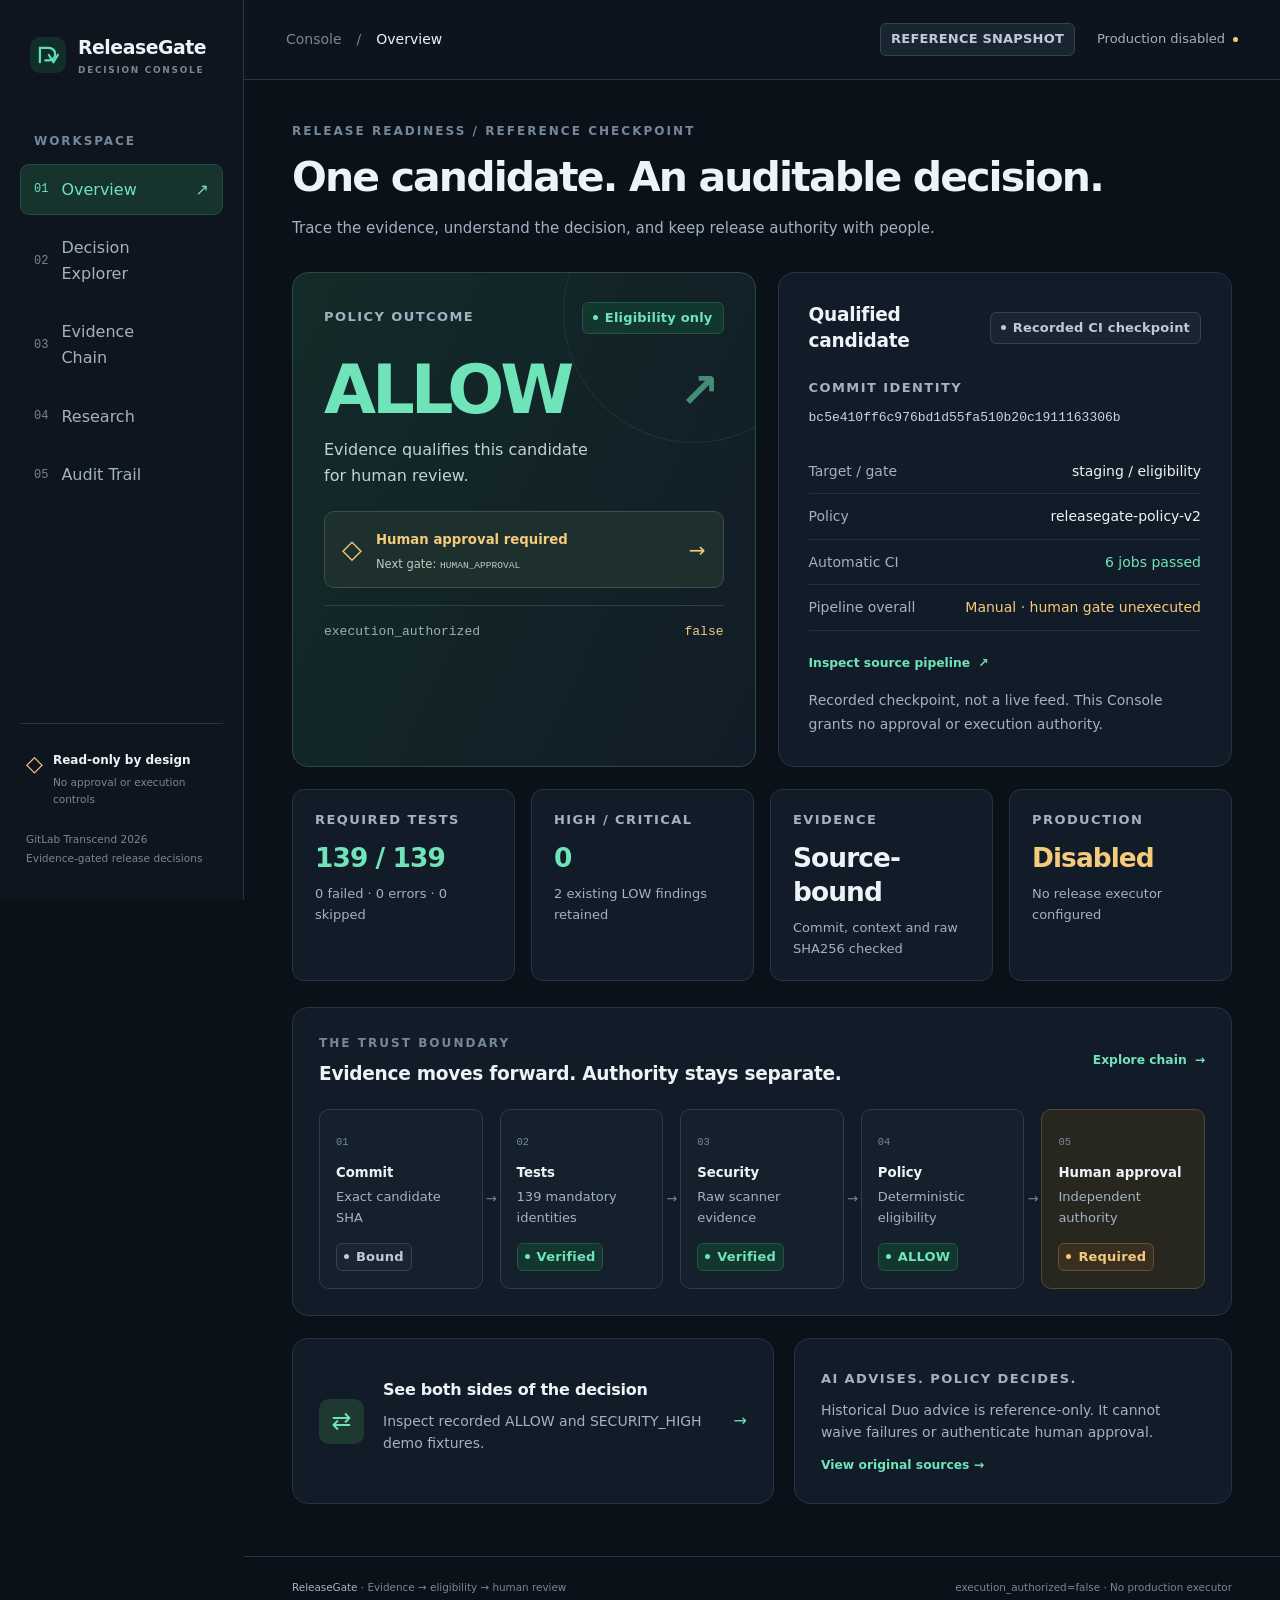
<file: index.html>
<!doctype html>
<html lang="en"><head><meta charset="utf-8"><meta name="viewport" content="width=device-width, initial-scale=1"><meta name="color-scheme" content="dark"><meta name="description" content="ReleaseGate read-only DevSecOps Decision Console. Evidence, eligibility and human authority remain separate."><meta http-equiv="Content-Security-Policy" content="default-src &#x27;none&#x27;; script-src &#x27;self&#x27;; style-src &#x27;self&#x27;; img-src &#x27;self&#x27;; font-src &#x27;none&#x27;; connect-src &#x27;none&#x27;; object-src &#x27;none&#x27;; base-uri &#x27;none&#x27;; form-action &#x27;none&#x27;; frame-src &#x27;none&#x27;"><meta name="referrer" content="no-referrer"><title>Overview · ReleaseGate</title><link rel="icon" href="assets/mark.svg" type="image/svg+xml"><link rel="stylesheet" href="assets/console.css"><script src="assets/console.js" defer></script></head>
<body><a class="skip-link" href="#main-content">Skip to content</a><div class="app-shell"><aside class="sidebar" id="console-navigation"><a class="brand" href="index.html" aria-label="ReleaseGate overview"><img src="assets/mark.svg" alt="" width="36" height="36"><span>ReleaseGate<small>DECISION CONSOLE</small></span></a><p class="nav-label">WORKSPACE</p><nav aria-label="Primary navigation"><a href="index.html" aria-current="page"><span class="nav-number">01</span><span>Overview</span><span class="nav-arrow" aria-hidden="true">↗</span></a><a href="decision-explorer.html" ><span class="nav-number">02</span><span>Decision Explorer</span><span class="nav-arrow" aria-hidden="true">↗</span></a><a href="evidence-chain.html" ><span class="nav-number">03</span><span>Evidence Chain</span><span class="nav-arrow" aria-hidden="true">↗</span></a><a href="research.html" ><span class="nav-number">04</span><span>Research</span><span class="nav-arrow" aria-hidden="true">↗</span></a><a href="audit-trail.html" ><span class="nav-number">05</span><span>Audit Trail</span><span class="nav-arrow" aria-hidden="true">↗</span></a></nav><div class="sidebar-bottom"><div class="readonly-mark"><span aria-hidden="true">◇</span><div><strong>Read-only by design</strong><p>No approval or execution controls</p></div></div><p class="sidebar-caption">GitLab Transcend 2026<br>Evidence-gated release decisions</p></div></aside><div class="workspace"><header class="topbar"><button class="menu-button" aria-expanded="false" aria-controls="console-navigation" aria-label="Toggle navigation">☰</button><p><span>Console</span><span class="crumb-separator">/</span>Overview</p><div class="topbar-status"><span class="pill neutral">REFERENCE SNAPSHOT</span><span class="topbar-boundary">Production disabled <span class="status-dot pending" aria-hidden="true"></span></span></div></header><main id="main-content" tabindex="-1"><header class="page-heading"><p class="eyebrow">RELEASE READINESS / REFERENCE CHECKPOINT</p><h1>One candidate. An auditable decision.</h1><p class="lead">Trace the evidence, understand the decision, and keep release authority with people.</p></header>
    <div class="hero-grid">
      <section class="panel decision-hero"><div class="panel-top"><span class="label">POLICY OUTCOME</span><span class="pill allow"><span class="status-dot" aria-hidden="true"></span>Eligibility only</span></div>
        <div class="decision-word allow-text">ALLOW<span class="decision-symbol" aria-hidden="true">↗</span></div>
        <p class="hero-summary">Evidence qualifies this candidate<br>for human review.</p>
        <div class="gate-callout"><span class="gate-icon" aria-hidden="true">◇</span><div><strong>Human approval required</strong><p>Next gate: <code>HUMAN_APPROVAL</code></p></div><span class="gate-arrow" aria-hidden="true">→</span></div>
        <div class="code-line"><span>execution_authorized</span><strong>false</strong></div>
      </section>
      <section class="panel candidate-panel"><div class="panel-top"><h2>Qualified candidate</h2><span class="pill neutral"><span class="status-dot" aria-hidden="true"></span>Recorded CI checkpoint</span></div>
        <p class="label spaced">COMMIT IDENTITY</p><code class="commit">bc5e410ff6c976bd1d55fa510b20c1911163306b</code>
        <dl class="facts"><div><dt>Target / gate</dt><dd>staging / eligibility</dd></div><div><dt>Policy</dt><dd>releasegate-policy-v2</dd></div><div><dt>Automatic CI</dt><dd class="allow-text">6 jobs passed</dd></div><div><dt>Pipeline overall</dt><dd class="pending-text">Manual · human gate unexecuted</dd></div></dl>
        <a class="text-link" href="https://gitlab.com/gitlab-ai-hackathon/transcend-october-2026/43343080/showcase/-/pipelines/2983447020" target="_blank" rel="noopener noreferrer">Inspect source pipeline <span aria-hidden="true">↗</span></a>
        <p class="source-note">Recorded checkpoint, not a live feed. This Console grants no approval or execution authority.</p>
      </section>
    </div>
    <div class="metrics-grid"><article class="metric allow"><p class="label">REQUIRED TESTS</p><p class="metric-value">139 / 139</p><p class="muted">0 failed · 0 errors · 0 skipped</p></article><article class="metric allow"><p class="label">HIGH / CRITICAL</p><p class="metric-value">0</p><p class="muted">2 existing LOW findings retained</p></article><article class="metric "><p class="label">EVIDENCE</p><p class="metric-value">Source-bound</p><p class="muted">Commit, context and raw SHA256 checked</p></article><article class="metric pending"><p class="label">PRODUCTION</p><p class="metric-value">Disabled</p><p class="muted">No release executor configured</p></article></div>
    <section class="panel"><div class="section-heading"><div><p class="eyebrow">THE TRUST BOUNDARY</p><h2>Evidence moves forward. Authority stays separate.</h2></div><a class="text-link" href="evidence-chain.html">Explore chain <span aria-hidden="true">→</span></a></div><ol class="chain"><li class="chain-step neutral"><span class="step-number">01</span><h3>Commit</h3><p>Exact candidate SHA</p><span class="pill neutral"><span class="status-dot" aria-hidden="true"></span>Bound</span></li><li class="chain-step allow"><span class="step-number">02</span><h3>Tests</h3><p>139 mandatory identities</p><span class="pill allow"><span class="status-dot" aria-hidden="true"></span>Verified</span></li><li class="chain-step allow"><span class="step-number">03</span><h3>Security</h3><p>Raw scanner evidence</p><span class="pill allow"><span class="status-dot" aria-hidden="true"></span>Verified</span></li><li class="chain-step allow"><span class="step-number">04</span><h3>Policy</h3><p>Deterministic eligibility</p><span class="pill allow"><span class="status-dot" aria-hidden="true"></span>ALLOW</span></li><li class="chain-step pending"><span class="step-number">05</span><h3>Human approval</h3><p>Independent authority</p><span class="pill pending"><span class="status-dot" aria-hidden="true"></span>Required</span></li></ol></section>
    <div class="bottom-grid"><a class="feature-link panel" href="decision-explorer.html"><span class="small-symbol" aria-hidden="true">⇄</span><div><h2>See both sides of the decision</h2><p>Inspect recorded ALLOW and SECURITY_HIGH demo fixtures.</p></div><span aria-hidden="true">→</span></a><aside class="panel quiet-panel"><span class="label">AI ADVISES. POLICY DECIDES.</span><p>Historical Duo advice is reference-only. It cannot waive failures or authenticate human approval.</p><a class="text-link" href="audit-trail.html">View original sources →</a></aside></div></main><footer class="footer"><p><strong>ReleaseGate</strong> · Evidence → eligibility → human review</p><p>execution_authorized=false · No production executor</p></footer></div></div><noscript><p class="noscript-note">JavaScript is disabled. Both demo cases remain available; all page links and evidence are readable.</p></noscript></body></html>
</file>
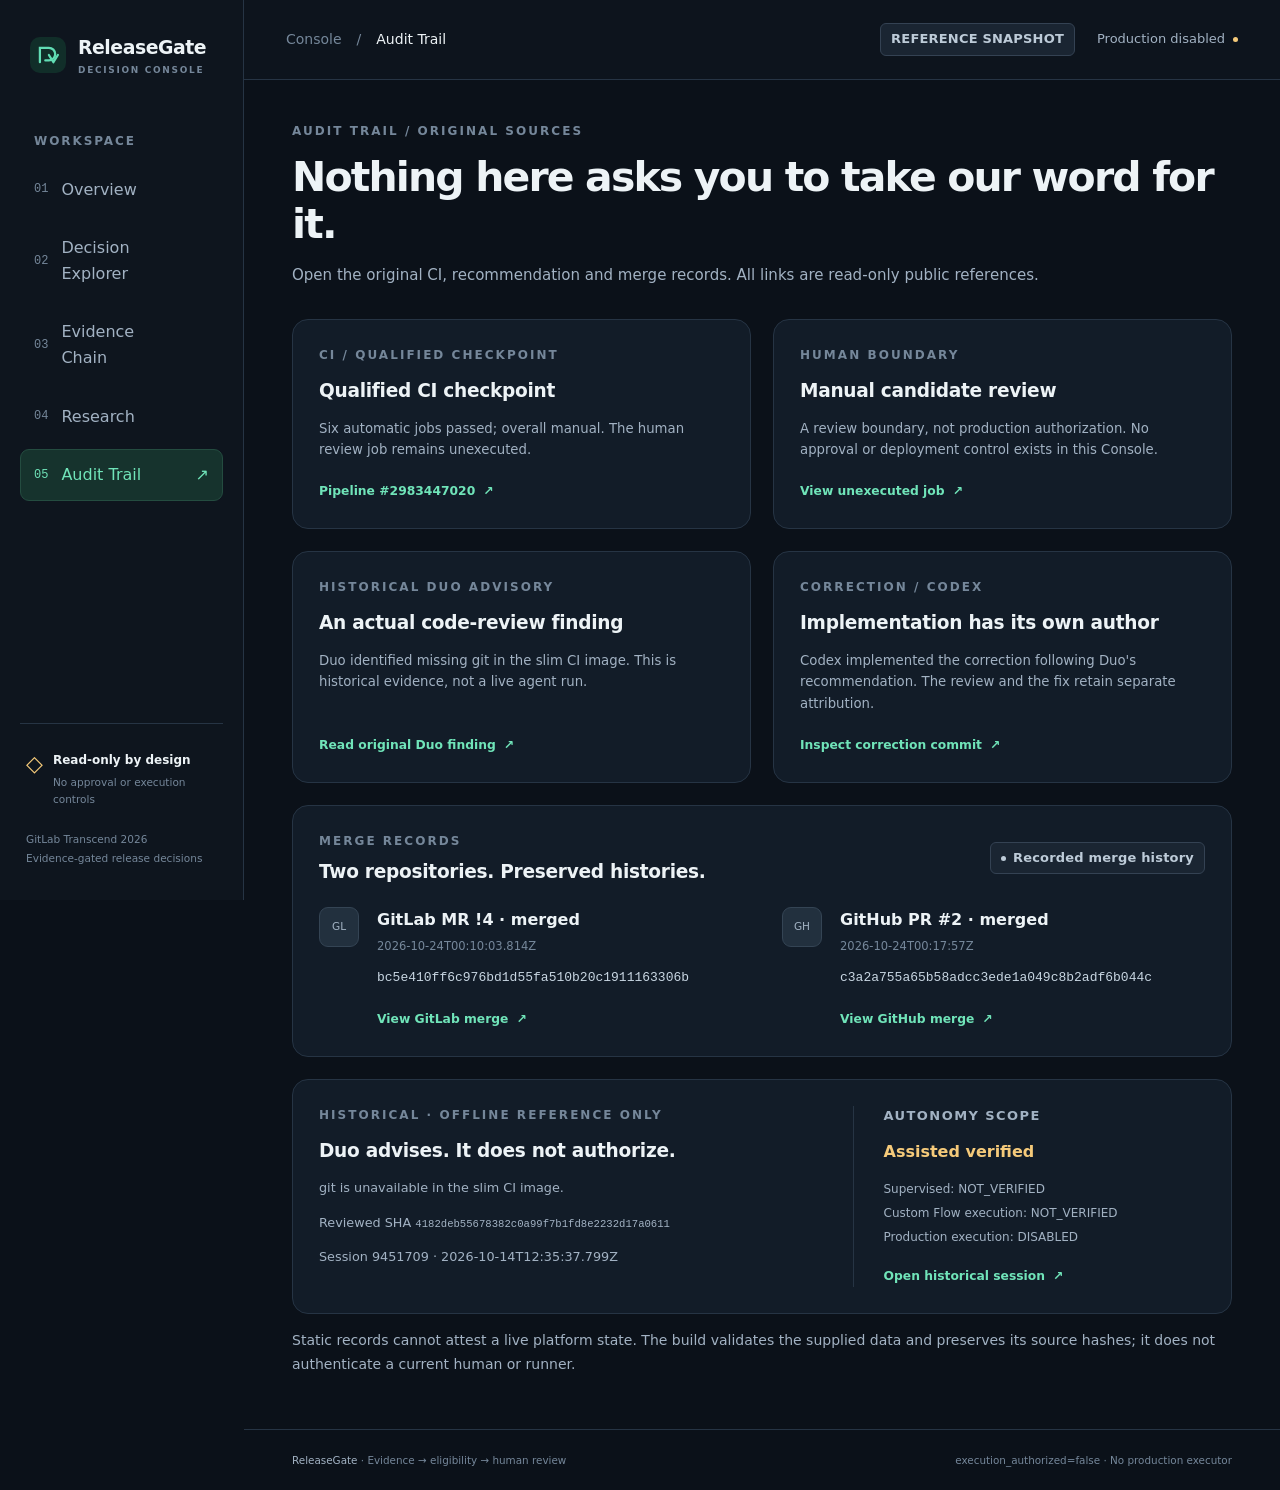
<file: audit-trail.html>
<!doctype html>
<html lang="en"><head><meta charset="utf-8"><meta name="viewport" content="width=device-width, initial-scale=1"><meta name="color-scheme" content="dark"><meta name="description" content="ReleaseGate read-only DevSecOps Decision Console. Evidence, eligibility and human authority remain separate."><meta http-equiv="Content-Security-Policy" content="default-src &#x27;none&#x27;; script-src &#x27;self&#x27;; style-src &#x27;self&#x27;; img-src &#x27;self&#x27;; font-src &#x27;none&#x27;; connect-src &#x27;none&#x27;; object-src &#x27;none&#x27;; base-uri &#x27;none&#x27;; form-action &#x27;none&#x27;; frame-src &#x27;none&#x27;"><meta name="referrer" content="no-referrer"><title>Audit Trail · ReleaseGate</title><link rel="icon" href="assets/mark.svg" type="image/svg+xml"><link rel="stylesheet" href="assets/console.css"><script src="assets/console.js" defer></script></head>
<body><a class="skip-link" href="#main-content">Skip to content</a><div class="app-shell"><aside class="sidebar" id="console-navigation"><a class="brand" href="index.html" aria-label="ReleaseGate overview"><img src="assets/mark.svg" alt="" width="36" height="36"><span>ReleaseGate<small>DECISION CONSOLE</small></span></a><p class="nav-label">WORKSPACE</p><nav aria-label="Primary navigation"><a href="index.html" ><span class="nav-number">01</span><span>Overview</span><span class="nav-arrow" aria-hidden="true">↗</span></a><a href="decision-explorer.html" ><span class="nav-number">02</span><span>Decision Explorer</span><span class="nav-arrow" aria-hidden="true">↗</span></a><a href="evidence-chain.html" ><span class="nav-number">03</span><span>Evidence Chain</span><span class="nav-arrow" aria-hidden="true">↗</span></a><a href="research.html" ><span class="nav-number">04</span><span>Research</span><span class="nav-arrow" aria-hidden="true">↗</span></a><a href="audit-trail.html" aria-current="page"><span class="nav-number">05</span><span>Audit Trail</span><span class="nav-arrow" aria-hidden="true">↗</span></a></nav><div class="sidebar-bottom"><div class="readonly-mark"><span aria-hidden="true">◇</span><div><strong>Read-only by design</strong><p>No approval or execution controls</p></div></div><p class="sidebar-caption">GitLab Transcend 2026<br>Evidence-gated release decisions</p></div></aside><div class="workspace"><header class="topbar"><button class="menu-button" aria-expanded="false" aria-controls="console-navigation" aria-label="Toggle navigation">☰</button><p><span>Console</span><span class="crumb-separator">/</span>Audit Trail</p><div class="topbar-status"><span class="pill neutral">REFERENCE SNAPSHOT</span><span class="topbar-boundary">Production disabled <span class="status-dot pending" aria-hidden="true"></span></span></div></header><main id="main-content" tabindex="-1"><header class="page-heading"><p class="eyebrow">AUDIT TRAIL / ORIGINAL SOURCES</p><h1>Nothing here asks you to take our word for it.</h1><p class="lead">Open the original CI, recommendation and merge records. All links are read-only public references.</p></header>
    <div class="audit-grid"><article class="panel audit-card"><p class="eyebrow">CI / QUALIFIED CHECKPOINT</p><h2>Qualified CI checkpoint</h2><p>Six automatic jobs passed; overall manual. The human review job remains unexecuted.</p><a class="text-link" href="https://gitlab.com/gitlab-ai-hackathon/transcend-october-2026/43343080/showcase/-/pipelines/2983447020" target="_blank" rel="noopener noreferrer">Pipeline #2983447020 <span aria-hidden="true">↗</span></a></article><article class="panel audit-card"><p class="eyebrow">HUMAN BOUNDARY</p><h2>Manual candidate review</h2><p>A review boundary, not production authorization. No approval or deployment control exists in this Console.</p><a class="text-link" href="https://gitlab.com/gitlab-ai-hackathon/transcend-october-2026/43343080/showcase/-/jobs/17432048761" target="_blank" rel="noopener noreferrer">View unexecuted job <span aria-hidden="true">↗</span></a></article><article class="panel audit-card"><p class="eyebrow">HISTORICAL DUO ADVISORY</p><h2>An actual code-review finding</h2><p>Duo identified missing git in the slim CI image. This is historical evidence, not a live agent run.</p><a class="text-link" href="https://gitlab.com/gitlab-ai-hackathon/transcend-october-2026/43343080/showcase/-/merge_requests/1#note_4012466889" target="_blank" rel="noopener noreferrer">Read original Duo finding <span aria-hidden="true">↗</span></a></article><article class="panel audit-card"><p class="eyebrow">CORRECTION / CODEX</p><h2>Implementation has its own author</h2><p>Codex implemented the correction following Duo's recommendation. The review and the fix retain separate attribution.</p><a class="text-link" href="https://gitlab.com/gitlab-ai-hackathon/transcend-october-2026/43343080/showcase/-/commit/d05e8bb205a0411c5f7b5bc5c6fc68b0b367a7cf" target="_blank" rel="noopener noreferrer">Inspect correction commit <span aria-hidden="true">↗</span></a></article></div><section class="panel"><div class="section-heading"><div><p class="eyebrow">MERGE RECORDS</p><h2>Two repositories. Preserved histories.</h2></div><span class="pill neutral"><span class="status-dot" aria-hidden="true"></span>Recorded merge history</span></div><div class="merge-grid"><article><span class="source-logo">GL</span><div><h3>GitLab MR !4 · merged</h3><p>2026-10-24T00:10:03.814Z</p><code class="commit">bc5e410ff6c976bd1d55fa510b20c1911163306b</code><a class="text-link" href="https://gitlab.com/gitlab-ai-hackathon/transcend-october-2026/43343080/showcase/-/merge_requests/4" target="_blank" rel="noopener noreferrer">View GitLab merge <span aria-hidden="true">↗</span></a></div></article><article><span class="source-logo">GH</span><div><h3>GitHub PR #2 · merged</h3><p>2026-10-24T00:17:57Z</p><code class="commit">c3a2a755a65b58adcc3ede1a049c8b2adf6b044c</code><a class="text-link" href="https://github.com/miku-wwl/agentic-release-gate/pull/2" target="_blank" rel="noopener noreferrer">View GitHub merge <span aria-hidden="true">↗</span></a></div></article></div></section>
    <section class="panel advisory-record"><div><p class="eyebrow">HISTORICAL · OFFLINE REFERENCE ONLY</p><h2>Duo advises. It does not authorize.</h2><p>git is unavailable in the slim CI image.</p><p>Reviewed SHA <code>4182deb55678382c0a99f7b1fd8e2232d17a0611</code></p><p>Session 9451709 · 2026-10-14T12:35:37.799Z</p></div><aside><p class="label">AUTONOMY SCOPE</p><strong>Assisted verified</strong><p>Supervised: NOT_VERIFIED<br>Custom Flow execution: NOT_VERIFIED<br>Production execution: DISABLED</p><a class="text-link" href="https://gitlab.com/gitlab-ai-hackathon/transcend-october-2026/43343080/showcase/-/automate/agent-sessions/9451709" target="_blank" rel="noopener noreferrer">Open historical session <span aria-hidden="true">↗</span></a></aside></section><p class="source-note">Static records cannot attest a live platform state. The build validates the supplied data and preserves its source hashes; it does not authenticate a current human or runner.</p></main><footer class="footer"><p><strong>ReleaseGate</strong> · Evidence → eligibility → human review</p><p>execution_authorized=false · No production executor</p></footer></div></div><noscript><p class="noscript-note">JavaScript is disabled. Both demo cases remain available; all page links and evidence are readable.</p></noscript></body></html>
</file>
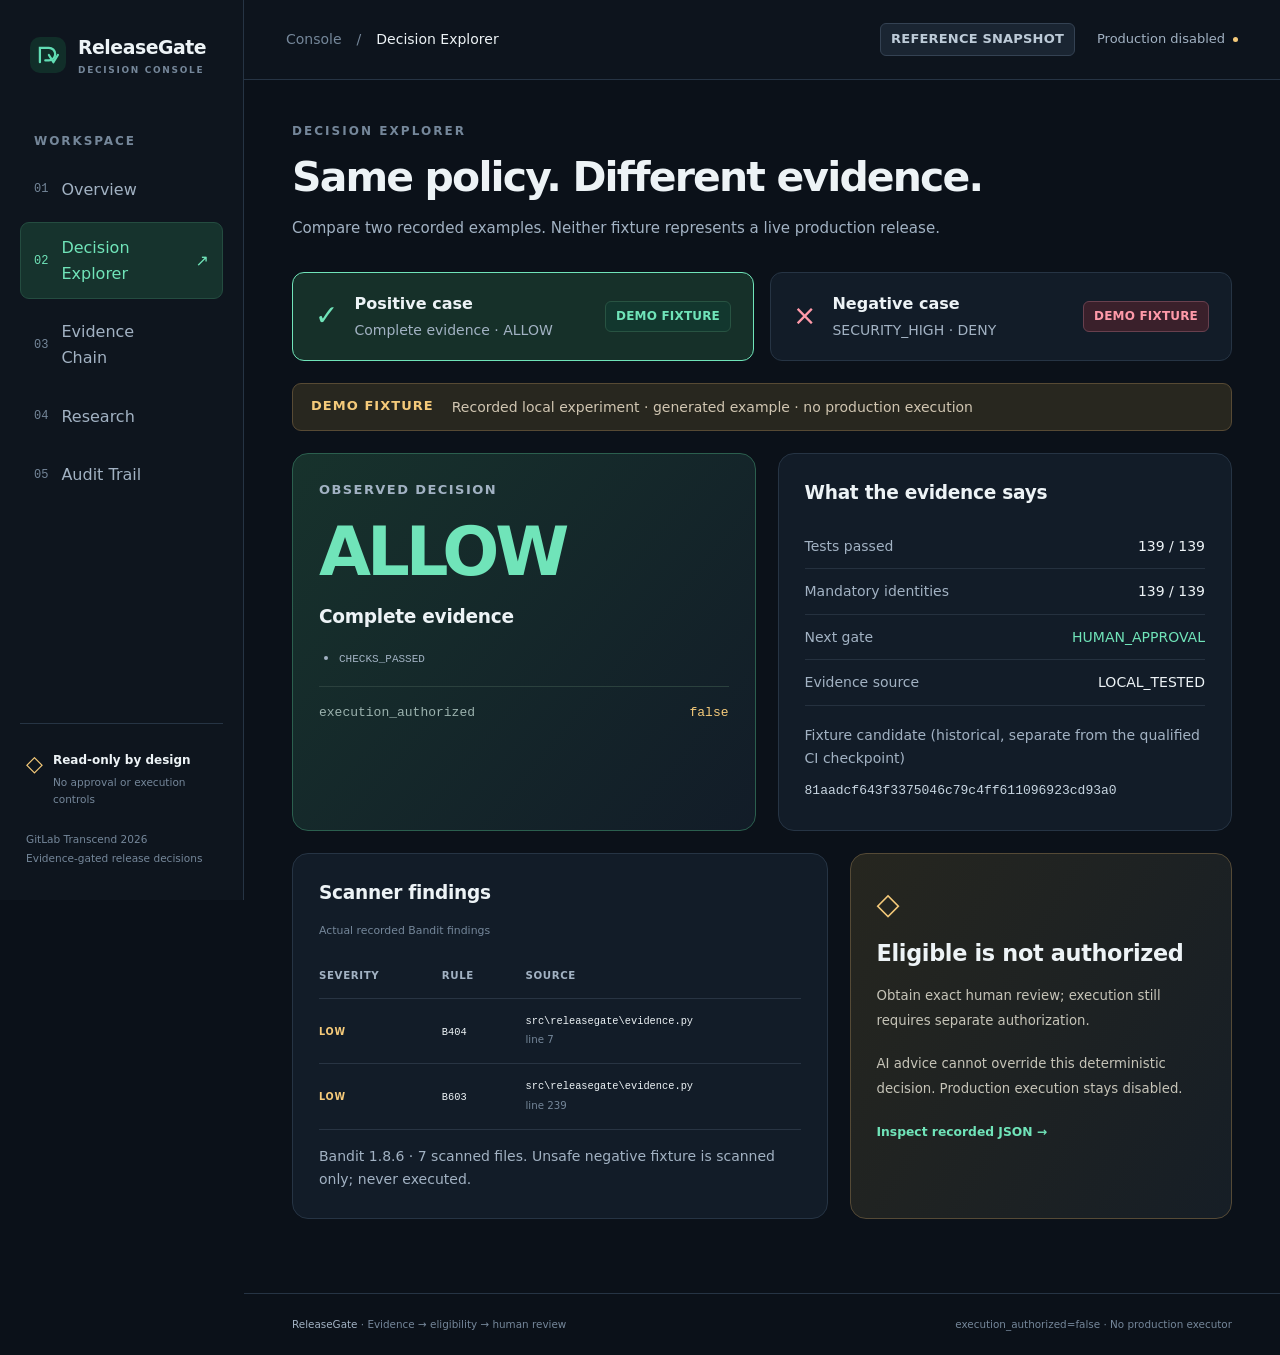
<file: decision-explorer.html>
<!doctype html>
<html lang="en"><head><meta charset="utf-8"><meta name="viewport" content="width=device-width, initial-scale=1"><meta name="color-scheme" content="dark"><meta name="description" content="ReleaseGate read-only DevSecOps Decision Console. Evidence, eligibility and human authority remain separate."><meta http-equiv="Content-Security-Policy" content="default-src &#x27;none&#x27;; script-src &#x27;self&#x27;; style-src &#x27;self&#x27;; img-src &#x27;self&#x27;; font-src &#x27;none&#x27;; connect-src &#x27;none&#x27;; object-src &#x27;none&#x27;; base-uri &#x27;none&#x27;; form-action &#x27;none&#x27;; frame-src &#x27;none&#x27;"><meta name="referrer" content="no-referrer"><title>Decision Explorer · ReleaseGate</title><link rel="icon" href="assets/mark.svg" type="image/svg+xml"><link rel="stylesheet" href="assets/console.css"><script src="assets/console.js" defer></script></head>
<body><a class="skip-link" href="#main-content">Skip to content</a><div class="app-shell"><aside class="sidebar" id="console-navigation"><a class="brand" href="index.html" aria-label="ReleaseGate overview"><img src="assets/mark.svg" alt="" width="36" height="36"><span>ReleaseGate<small>DECISION CONSOLE</small></span></a><p class="nav-label">WORKSPACE</p><nav aria-label="Primary navigation"><a href="index.html" ><span class="nav-number">01</span><span>Overview</span><span class="nav-arrow" aria-hidden="true">↗</span></a><a href="decision-explorer.html" aria-current="page"><span class="nav-number">02</span><span>Decision Explorer</span><span class="nav-arrow" aria-hidden="true">↗</span></a><a href="evidence-chain.html" ><span class="nav-number">03</span><span>Evidence Chain</span><span class="nav-arrow" aria-hidden="true">↗</span></a><a href="research.html" ><span class="nav-number">04</span><span>Research</span><span class="nav-arrow" aria-hidden="true">↗</span></a><a href="audit-trail.html" ><span class="nav-number">05</span><span>Audit Trail</span><span class="nav-arrow" aria-hidden="true">↗</span></a></nav><div class="sidebar-bottom"><div class="readonly-mark"><span aria-hidden="true">◇</span><div><strong>Read-only by design</strong><p>No approval or execution controls</p></div></div><p class="sidebar-caption">GitLab Transcend 2026<br>Evidence-gated release decisions</p></div></aside><div class="workspace"><header class="topbar"><button class="menu-button" aria-expanded="false" aria-controls="console-navigation" aria-label="Toggle navigation">☰</button><p><span>Console</span><span class="crumb-separator">/</span>Decision Explorer</p><div class="topbar-status"><span class="pill neutral">REFERENCE SNAPSHOT</span><span class="topbar-boundary">Production disabled <span class="status-dot pending" aria-hidden="true"></span></span></div></header><main id="main-content" tabindex="-1"><header class="page-heading"><p class="eyebrow">DECISION EXPLORER</p><h1>Same policy. Different evidence.</h1><p class="lead">Compare two recorded examples. Neither fixture represents a live production release.</p></header>
    <div class="case-navigation" aria-label="Demo case navigation">
      <a class="case-choice" href="#positive" data-case-link="positive"><span class="case-choice-icon allow-text" aria-hidden="true">✓</span><span><strong>Positive case</strong><small>Complete evidence · ALLOW</small></span><span class="pill allow">DEMO FIXTURE</span></a>
      <a class="case-choice" href="#negative" data-case-link="negative"><span class="case-choice-icon deny-text" aria-hidden="true">×</span><span><strong>Negative case</strong><small>SECURITY_HIGH · DENY</small></span><span class="pill deny">DEMO FIXTURE</span></a>
    </div><p class="sr-only" id="case-announcement" role="status" aria-live="polite"></p><section class="case-panel" id="positive" data-case-panel="positive" aria-labelledby="positive-heading">
      <div class="fixture-banner"><strong>DEMO FIXTURE</strong><span>Recorded local experiment · generated example · no production execution</span></div>
      <div class="hero-grid"><article class="panel case-verdict allow"><p class="label">OBSERVED DECISION</p><div class="decision-word allow-text">ALLOW</div><h2 id="positive-heading">Complete evidence</h2><ul class="reason-list"><li><code>CHECKS_PASSED</code></li></ul><div class="code-line"><span>execution_authorized</span><strong>false</strong></div></article>
      <article class="panel"><h2>What the evidence says</h2><dl class="facts"><div><dt>Tests passed</dt><dd>139 / 139</dd></div><div><dt>Mandatory identities</dt><dd>139 / 139</dd></div><div><dt>Next gate</dt><dd class="allow-text">HUMAN_APPROVAL</dd></div><div><dt>Evidence source</dt><dd>LOCAL_TESTED</dd></div></dl><p class="source-note">Fixture candidate (historical, separate from the qualified CI checkpoint)</p><code class="commit">81aadcf643f3375046c79c4ff611096923cd93a0</code></article></div>
      <div class="detail-grid"><section class="panel"><h2>Scanner findings</h2><div class="table-wrap"><table><caption>Actual recorded Bandit findings</caption><thead><tr><th scope="col">Severity</th><th scope="col">Rule</th><th scope="col">Source</th></tr></thead><tbody><tr><td><span class="severity pending">LOW</span></td><td><code>B404</code></td><td class="file-cell"><code>src\releasegate\evidence.py</code><span>line 7</span></td></tr><tr><td><span class="severity pending">LOW</span></td><td><code>B603</code></td><td class="file-cell"><code>src\releasegate\evidence.py</code><span>line 239</span></td></tr></tbody></table></div><p class="source-note">Bandit 1.8.6 · 7 scanned files. Unsafe negative fixture is scanned only; never executed.</p></section><aside class="panel boundary-panel"><span class="boundary-mark" aria-hidden="true">◇</span><h2>Eligible is not authorized</h2><p>Obtain exact human review; execution still requires separate authorization.</p><p>AI advice cannot override this deterministic decision. Production execution stays disabled.</p><a class="text-link" href="evidence/positive-report.json">Inspect recorded JSON →</a></aside></div>
    </section><section class="case-panel" id="negative" data-case-panel="negative" aria-labelledby="negative-heading">
      <div class="fixture-banner"><strong>DEMO FIXTURE</strong><span>Recorded local experiment · generated example · no production execution</span></div>
      <div class="hero-grid"><article class="panel case-verdict deny"><p class="label">OBSERVED DECISION</p><div class="decision-word deny-text">DENY</div><h2 id="negative-heading">High-severity security finding</h2><ul class="reason-list"><li><code>SECURITY_HIGH</code></li></ul><div class="code-line"><span>execution_authorized</span><strong>false</strong></div></article>
      <article class="panel"><h2>What the evidence says</h2><dl class="facts"><div><dt>Tests passed</dt><dd>139 / 139</dd></div><div><dt>Mandatory identities</dt><dd>139 / 139</dd></div><div><dt>Next gate</dt><dd class="deny-text">None · resolve denial</dd></div><div><dt>Evidence source</dt><dd>LOCAL_TESTED</dd></div></dl><p class="source-note">Fixture candidate (historical, separate from the qualified CI checkpoint)</p><code class="commit">81aadcf643f3375046c79c4ff611096923cd93a0</code></article></div>
      <div class="detail-grid"><section class="panel"><h2>Scanner findings</h2><div class="table-wrap"><table><caption>Actual recorded Bandit findings</caption><thead><tr><th scope="col">Severity</th><th scope="col">Rule</th><th scope="col">Source</th></tr></thead><tbody><tr><td><span class="severity pending">LOW</span></td><td><code>B404</code></td><td class="file-cell"><code>src\releasegate\evidence.py</code><span>line 7</span></td></tr><tr><td><span class="severity pending">LOW</span></td><td><code>B603</code></td><td class="file-cell"><code>src\releasegate\evidence.py</code><span>line 239</span></td></tr><tr><td><span class="severity pending">LOW</span></td><td><code>B404</code></td><td class="file-cell"><code>src\unsafe_scanner_fixture.py</code><span>line 1</span></td></tr><tr><td><span class="severity deny">HIGH</span></td><td><code>B602</code></td><td class="file-cell"><code>src\unsafe_scanner_fixture.py</code><span>line 4</span></td></tr></tbody></table></div><p class="source-note">Bandit 1.8.6 · 8 scanned files. Unsafe negative fixture is scanned only; never executed.</p></section><aside class="panel boundary-panel"><span class="boundary-mark" aria-hidden="true">◇</span><h2>Fail closed, with a reason</h2><p>Resolve every denial reason and collect fresh evidence.</p><p>AI advice cannot override this deterministic decision. Production execution stays disabled.</p><a class="text-link" href="evidence/negative-report.json">Inspect recorded JSON →</a></aside></div>
    </section></main><footer class="footer"><p><strong>ReleaseGate</strong> · Evidence → eligibility → human review</p><p>execution_authorized=false · No production executor</p></footer></div></div><noscript><p class="noscript-note">JavaScript is disabled. Both demo cases remain available; all page links and evidence are readable.</p></noscript></body></html>
</file>
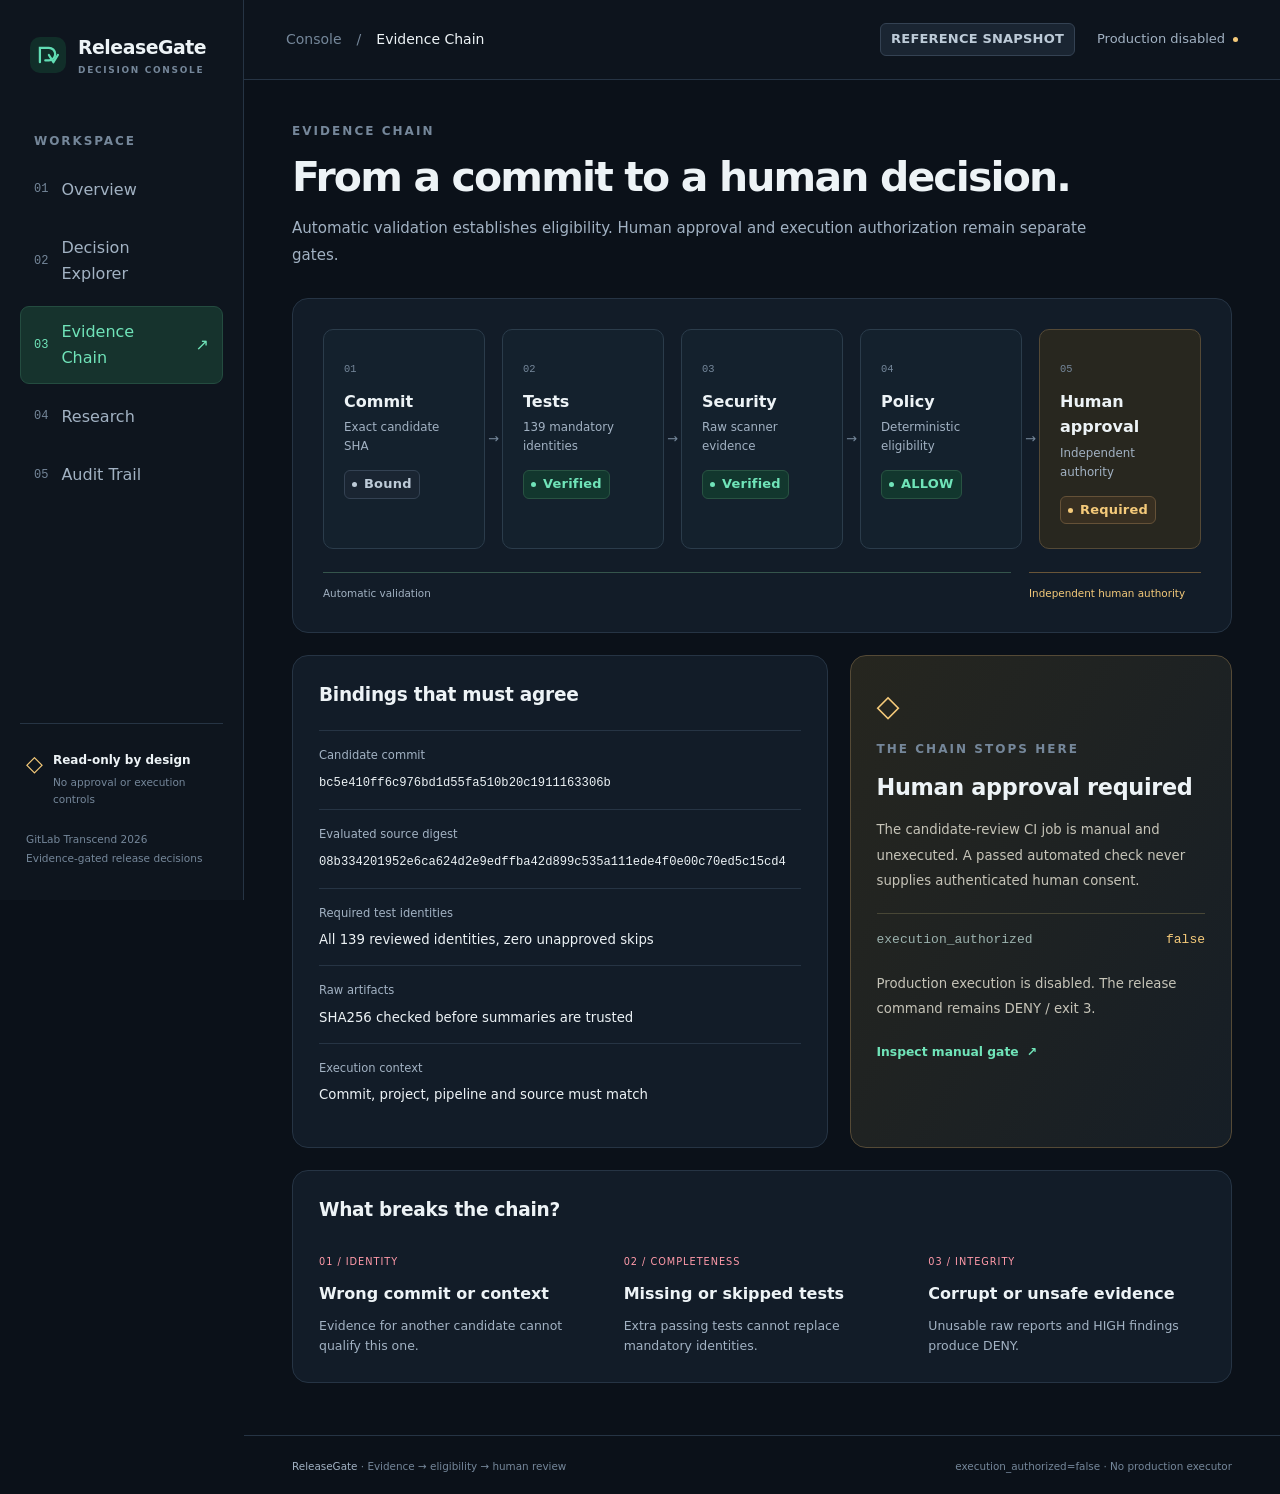
<file: evidence-chain.html>
<!doctype html>
<html lang="en"><head><meta charset="utf-8"><meta name="viewport" content="width=device-width, initial-scale=1"><meta name="color-scheme" content="dark"><meta name="description" content="ReleaseGate read-only DevSecOps Decision Console. Evidence, eligibility and human authority remain separate."><meta http-equiv="Content-Security-Policy" content="default-src &#x27;none&#x27;; script-src &#x27;self&#x27;; style-src &#x27;self&#x27;; img-src &#x27;self&#x27;; font-src &#x27;none&#x27;; connect-src &#x27;none&#x27;; object-src &#x27;none&#x27;; base-uri &#x27;none&#x27;; form-action &#x27;none&#x27;; frame-src &#x27;none&#x27;"><meta name="referrer" content="no-referrer"><title>Evidence Chain · ReleaseGate</title><link rel="icon" href="assets/mark.svg" type="image/svg+xml"><link rel="stylesheet" href="assets/console.css"><script src="assets/console.js" defer></script></head>
<body><a class="skip-link" href="#main-content">Skip to content</a><div class="app-shell"><aside class="sidebar" id="console-navigation"><a class="brand" href="index.html" aria-label="ReleaseGate overview"><img src="assets/mark.svg" alt="" width="36" height="36"><span>ReleaseGate<small>DECISION CONSOLE</small></span></a><p class="nav-label">WORKSPACE</p><nav aria-label="Primary navigation"><a href="index.html" ><span class="nav-number">01</span><span>Overview</span><span class="nav-arrow" aria-hidden="true">↗</span></a><a href="decision-explorer.html" ><span class="nav-number">02</span><span>Decision Explorer</span><span class="nav-arrow" aria-hidden="true">↗</span></a><a href="evidence-chain.html" aria-current="page"><span class="nav-number">03</span><span>Evidence Chain</span><span class="nav-arrow" aria-hidden="true">↗</span></a><a href="research.html" ><span class="nav-number">04</span><span>Research</span><span class="nav-arrow" aria-hidden="true">↗</span></a><a href="audit-trail.html" ><span class="nav-number">05</span><span>Audit Trail</span><span class="nav-arrow" aria-hidden="true">↗</span></a></nav><div class="sidebar-bottom"><div class="readonly-mark"><span aria-hidden="true">◇</span><div><strong>Read-only by design</strong><p>No approval or execution controls</p></div></div><p class="sidebar-caption">GitLab Transcend 2026<br>Evidence-gated release decisions</p></div></aside><div class="workspace"><header class="topbar"><button class="menu-button" aria-expanded="false" aria-controls="console-navigation" aria-label="Toggle navigation">☰</button><p><span>Console</span><span class="crumb-separator">/</span>Evidence Chain</p><div class="topbar-status"><span class="pill neutral">REFERENCE SNAPSHOT</span><span class="topbar-boundary">Production disabled <span class="status-dot pending" aria-hidden="true"></span></span></div></header><main id="main-content" tabindex="-1"><header class="page-heading"><p class="eyebrow">EVIDENCE CHAIN</p><h1>From a commit to a human decision.</h1><p class="lead">Automatic validation establishes eligibility. Human approval and execution authorization remain separate gates.</p></header>
    <section class="panel chain-feature"><ol class="chain"><li class="chain-step neutral"><span class="step-number">01</span><h3>Commit</h3><p>Exact candidate SHA</p><span class="pill neutral"><span class="status-dot" aria-hidden="true"></span>Bound</span></li><li class="chain-step allow"><span class="step-number">02</span><h3>Tests</h3><p>139 mandatory identities</p><span class="pill allow"><span class="status-dot" aria-hidden="true"></span>Verified</span></li><li class="chain-step allow"><span class="step-number">03</span><h3>Security</h3><p>Raw scanner evidence</p><span class="pill allow"><span class="status-dot" aria-hidden="true"></span>Verified</span></li><li class="chain-step allow"><span class="step-number">04</span><h3>Policy</h3><p>Deterministic eligibility</p><span class="pill allow"><span class="status-dot" aria-hidden="true"></span>ALLOW</span></li><li class="chain-step pending"><span class="step-number">05</span><h3>Human approval</h3><p>Independent authority</p><span class="pill pending"><span class="status-dot" aria-hidden="true"></span>Required</span></li></ol><div class="boundary-divider"><span>Automatic validation</span><span>Independent human authority</span></div></section>
    <div class="detail-grid"><section class="panel"><h2>Bindings that must agree</h2><dl class="binding-list"><div><dt>Candidate commit</dt><dd><code>bc5e410ff6c976bd1d55fa510b20c1911163306b</code></dd></div><div><dt>Evaluated source digest</dt><dd><code>08b334201952e6ca624d2e9edffba42d899c535a111ede4f0e00c70ed5c15cd4</code></dd></div><div><dt>Required test identities</dt><dd>All 139 reviewed identities, zero unapproved skips</dd></div><div><dt>Raw artifacts</dt><dd>SHA256 checked before summaries are trusted</dd></div><div><dt>Execution context</dt><dd>Commit, project, pipeline and source must match</dd></div></dl></section>
    <aside class="panel boundary-panel"><span class="boundary-mark" aria-hidden="true">◇</span><p class="eyebrow">THE CHAIN STOPS HERE</p><h2>Human approval required</h2><p>The candidate-review CI job is manual and unexecuted. A passed automated check never supplies authenticated human consent.</p><div class="code-line"><span>execution_authorized</span><strong>false</strong></div><p>Production execution is disabled. The release command remains DENY / exit 3.</p><a class="text-link" href="https://gitlab.com/gitlab-ai-hackathon/transcend-october-2026/43343080/showcase/-/jobs/17432048761" target="_blank" rel="noopener noreferrer">Inspect manual gate <span aria-hidden="true">↗</span></a></aside></div>
    <section class="panel"><h2>What breaks the chain?</h2><div class="rule-grid"><article><span class="deny-text">01 / IDENTITY</span><h3>Wrong commit or context</h3><p>Evidence for another candidate cannot qualify this one.</p></article><article><span class="deny-text">02 / COMPLETENESS</span><h3>Missing or skipped tests</h3><p>Extra passing tests cannot replace mandatory identities.</p></article><article><span class="deny-text">03 / INTEGRITY</span><h3>Corrupt or unsafe evidence</h3><p>Unusable raw reports and HIGH findings produce DENY.</p></article></div></section></main><footer class="footer"><p><strong>ReleaseGate</strong> · Evidence → eligibility → human review</p><p>execution_authorized=false · No production executor</p></footer></div></div><noscript><p class="noscript-note">JavaScript is disabled. Both demo cases remain available; all page links and evidence are readable.</p></noscript></body></html>
</file>
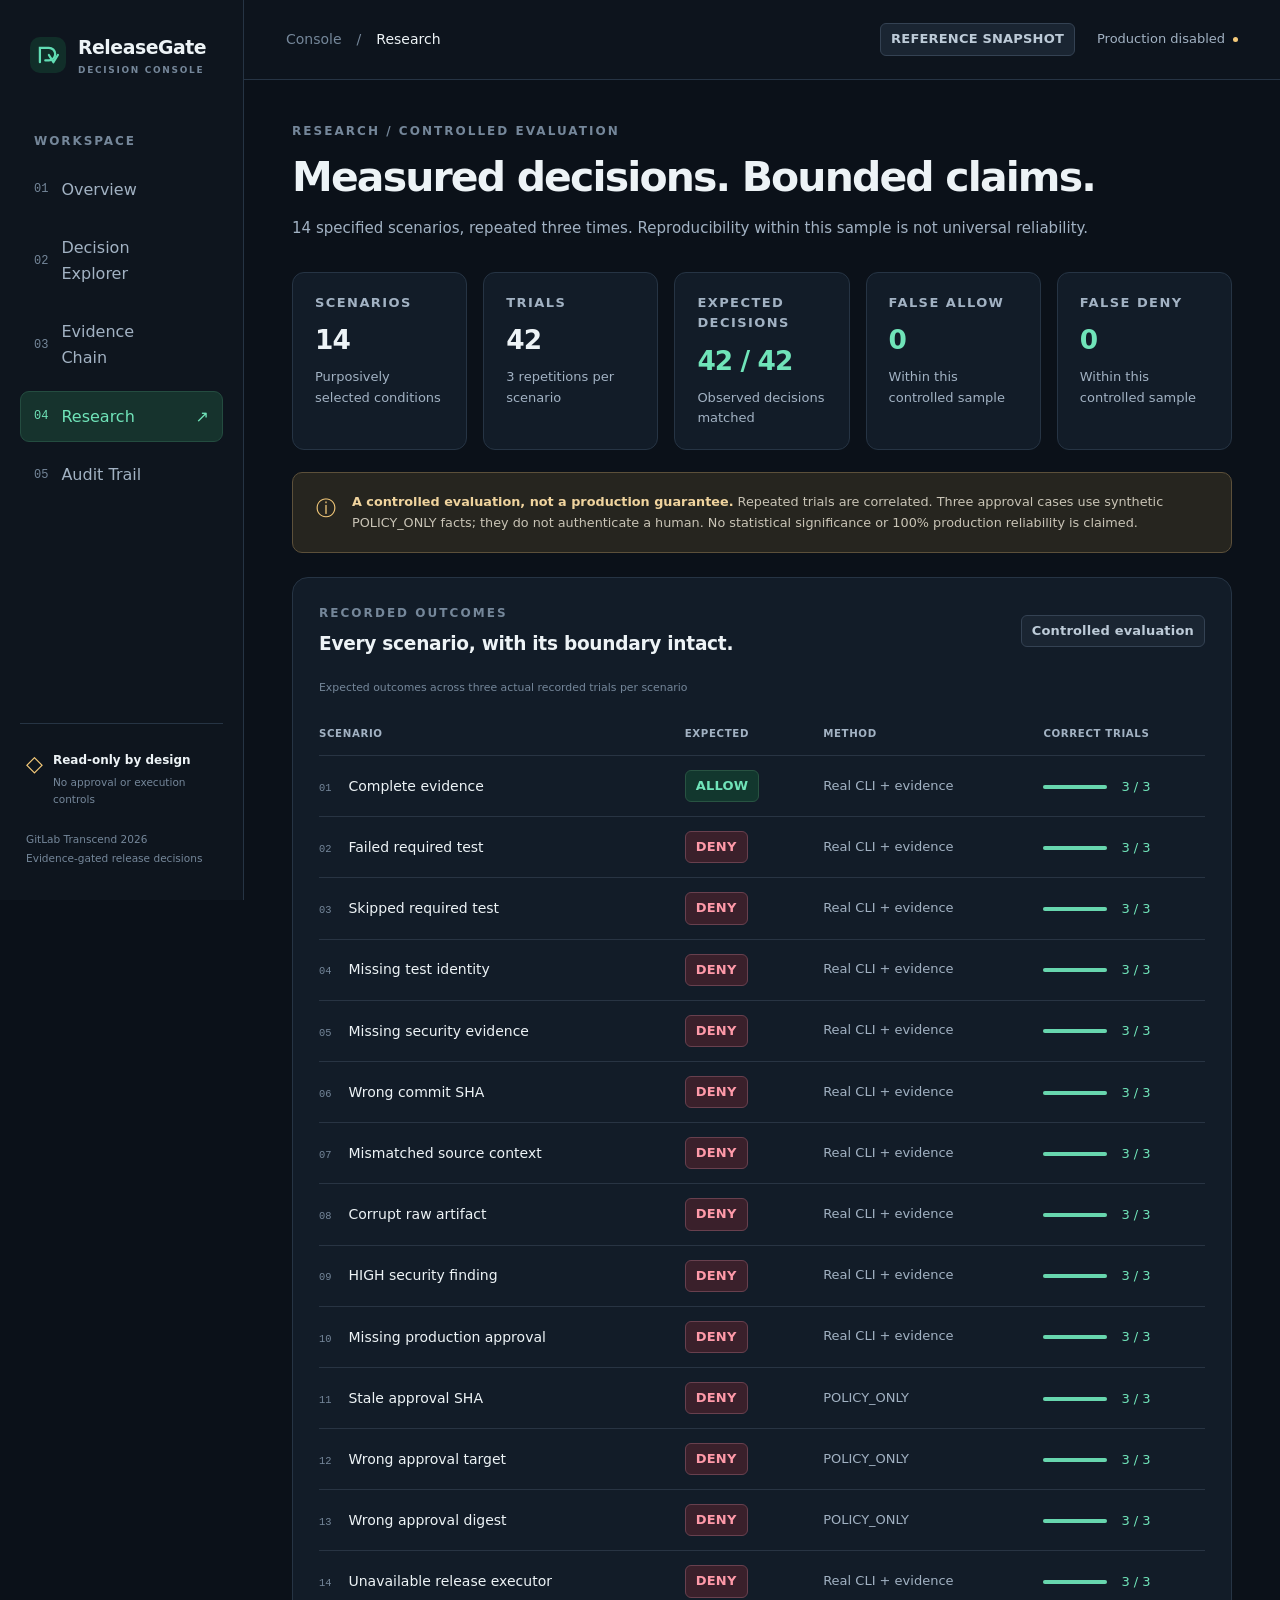
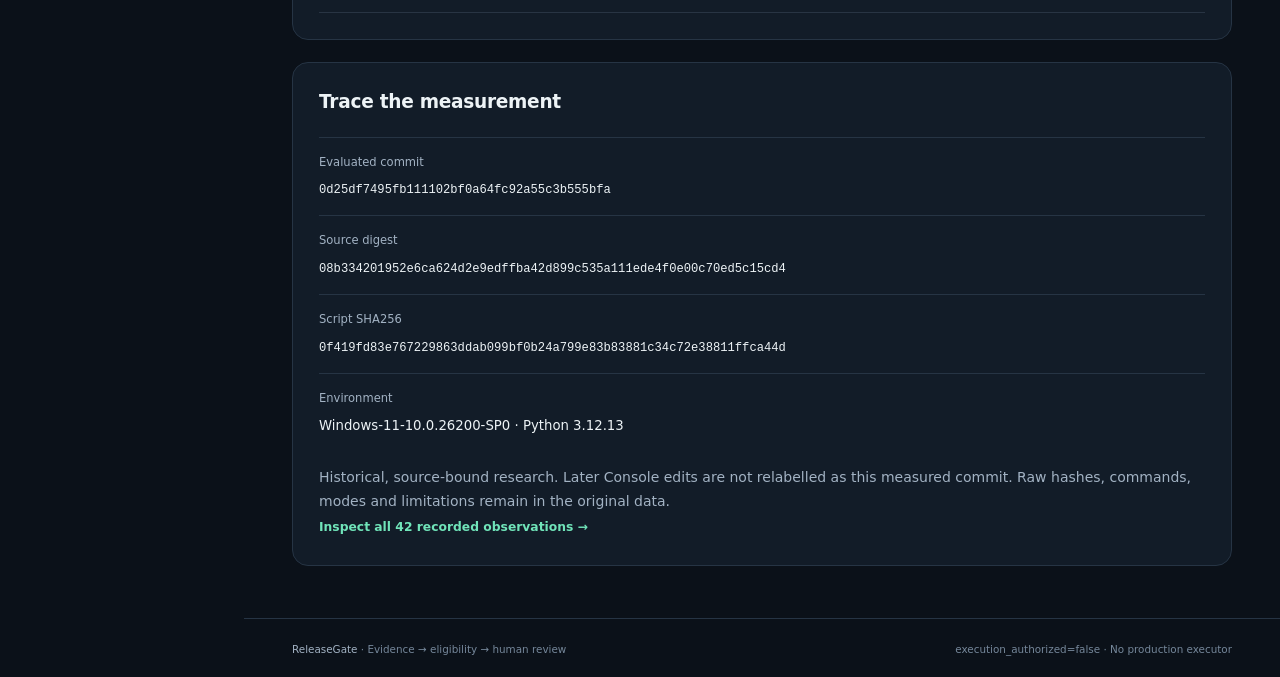
<file: research.html>
<!doctype html>
<html lang="en"><head><meta charset="utf-8"><meta name="viewport" content="width=device-width, initial-scale=1"><meta name="color-scheme" content="dark"><meta name="description" content="ReleaseGate read-only DevSecOps Decision Console. Evidence, eligibility and human authority remain separate."><meta http-equiv="Content-Security-Policy" content="default-src &#x27;none&#x27;; script-src &#x27;self&#x27;; style-src &#x27;self&#x27;; img-src &#x27;self&#x27;; font-src &#x27;none&#x27;; connect-src &#x27;none&#x27;; object-src &#x27;none&#x27;; base-uri &#x27;none&#x27;; form-action &#x27;none&#x27;; frame-src &#x27;none&#x27;"><meta name="referrer" content="no-referrer"><title>Research · ReleaseGate</title><link rel="icon" href="assets/mark.svg" type="image/svg+xml"><link rel="stylesheet" href="assets/console.css"><script src="assets/console.js" defer></script></head>
<body><a class="skip-link" href="#main-content">Skip to content</a><div class="app-shell"><aside class="sidebar" id="console-navigation"><a class="brand" href="index.html" aria-label="ReleaseGate overview"><img src="assets/mark.svg" alt="" width="36" height="36"><span>ReleaseGate<small>DECISION CONSOLE</small></span></a><p class="nav-label">WORKSPACE</p><nav aria-label="Primary navigation"><a href="index.html" ><span class="nav-number">01</span><span>Overview</span><span class="nav-arrow" aria-hidden="true">↗</span></a><a href="decision-explorer.html" ><span class="nav-number">02</span><span>Decision Explorer</span><span class="nav-arrow" aria-hidden="true">↗</span></a><a href="evidence-chain.html" ><span class="nav-number">03</span><span>Evidence Chain</span><span class="nav-arrow" aria-hidden="true">↗</span></a><a href="research.html" aria-current="page"><span class="nav-number">04</span><span>Research</span><span class="nav-arrow" aria-hidden="true">↗</span></a><a href="audit-trail.html" ><span class="nav-number">05</span><span>Audit Trail</span><span class="nav-arrow" aria-hidden="true">↗</span></a></nav><div class="sidebar-bottom"><div class="readonly-mark"><span aria-hidden="true">◇</span><div><strong>Read-only by design</strong><p>No approval or execution controls</p></div></div><p class="sidebar-caption">GitLab Transcend 2026<br>Evidence-gated release decisions</p></div></aside><div class="workspace"><header class="topbar"><button class="menu-button" aria-expanded="false" aria-controls="console-navigation" aria-label="Toggle navigation">☰</button><p><span>Console</span><span class="crumb-separator">/</span>Research</p><div class="topbar-status"><span class="pill neutral">REFERENCE SNAPSHOT</span><span class="topbar-boundary">Production disabled <span class="status-dot pending" aria-hidden="true"></span></span></div></header><main id="main-content" tabindex="-1"><header class="page-heading"><p class="eyebrow">RESEARCH / CONTROLLED EVALUATION</p><h1>Measured decisions. Bounded claims.</h1><p class="lead">14 specified scenarios, repeated three times. Reproducibility within this sample is not universal reliability.</p></header>
    <div class="research-metrics"><article class="metric "><p class="label">SCENARIOS</p><p class="metric-value">14</p><p class="muted">Purposively selected conditions</p></article><article class="metric "><p class="label">TRIALS</p><p class="metric-value">42</p><p class="muted">3 repetitions per scenario</p></article><article class="metric allow"><p class="label">EXPECTED DECISIONS</p><p class="metric-value">42 / 42</p><p class="muted">Observed decisions matched</p></article><article class="metric allow"><p class="label">FALSE ALLOW</p><p class="metric-value">0</p><p class="muted">Within this controlled sample</p></article><article class="metric allow"><p class="label">FALSE DENY</p><p class="metric-value">0</p><p class="muted">Within this controlled sample</p></article></div>
    <aside class="research-limit"><span aria-hidden="true">ⓘ</span><p><strong>A controlled evaluation, not a production guarantee.</strong> Repeated trials are correlated. Three approval cases use synthetic POLICY_ONLY facts; they do not authenticate a human. No statistical significance or 100% production reliability is claimed.</p></aside>
    <section class="panel"><div class="section-heading"><div><p class="eyebrow">RECORDED OUTCOMES</p><h2>Every scenario, with its boundary intact.</h2></div><span class="pill neutral">Controlled evaluation</span></div><div class="table-wrap"><table class="scenario-table"><caption>Expected outcomes across three actual recorded trials per scenario</caption><thead><tr><th scope="col">Scenario</th><th scope="col">Expected</th><th scope="col">Method</th><th scope="col">Correct trials</th></tr></thead><tbody><tr><td><span class="row-index">01</span>Complete evidence</td><td><span class="pill allow">ALLOW</span></td><td>Real CLI + evidence</td><td><span class="result-track" aria-hidden="true"><i></i></span><strong>3 / 3</strong></td></tr><tr><td><span class="row-index">02</span>Failed required test</td><td><span class="pill deny">DENY</span></td><td>Real CLI + evidence</td><td><span class="result-track" aria-hidden="true"><i></i></span><strong>3 / 3</strong></td></tr><tr><td><span class="row-index">03</span>Skipped required test</td><td><span class="pill deny">DENY</span></td><td>Real CLI + evidence</td><td><span class="result-track" aria-hidden="true"><i></i></span><strong>3 / 3</strong></td></tr><tr><td><span class="row-index">04</span>Missing test identity</td><td><span class="pill deny">DENY</span></td><td>Real CLI + evidence</td><td><span class="result-track" aria-hidden="true"><i></i></span><strong>3 / 3</strong></td></tr><tr><td><span class="row-index">05</span>Missing security evidence</td><td><span class="pill deny">DENY</span></td><td>Real CLI + evidence</td><td><span class="result-track" aria-hidden="true"><i></i></span><strong>3 / 3</strong></td></tr><tr><td><span class="row-index">06</span>Wrong commit SHA</td><td><span class="pill deny">DENY</span></td><td>Real CLI + evidence</td><td><span class="result-track" aria-hidden="true"><i></i></span><strong>3 / 3</strong></td></tr><tr><td><span class="row-index">07</span>Mismatched source context</td><td><span class="pill deny">DENY</span></td><td>Real CLI + evidence</td><td><span class="result-track" aria-hidden="true"><i></i></span><strong>3 / 3</strong></td></tr><tr><td><span class="row-index">08</span>Corrupt raw artifact</td><td><span class="pill deny">DENY</span></td><td>Real CLI + evidence</td><td><span class="result-track" aria-hidden="true"><i></i></span><strong>3 / 3</strong></td></tr><tr><td><span class="row-index">09</span>HIGH security finding</td><td><span class="pill deny">DENY</span></td><td>Real CLI + evidence</td><td><span class="result-track" aria-hidden="true"><i></i></span><strong>3 / 3</strong></td></tr><tr><td><span class="row-index">10</span>Missing production approval</td><td><span class="pill deny">DENY</span></td><td>Real CLI + evidence</td><td><span class="result-track" aria-hidden="true"><i></i></span><strong>3 / 3</strong></td></tr><tr><td><span class="row-index">11</span>Stale approval SHA</td><td><span class="pill deny">DENY</span></td><td>POLICY_ONLY</td><td><span class="result-track" aria-hidden="true"><i></i></span><strong>3 / 3</strong></td></tr><tr><td><span class="row-index">12</span>Wrong approval target</td><td><span class="pill deny">DENY</span></td><td>POLICY_ONLY</td><td><span class="result-track" aria-hidden="true"><i></i></span><strong>3 / 3</strong></td></tr><tr><td><span class="row-index">13</span>Wrong approval digest</td><td><span class="pill deny">DENY</span></td><td>POLICY_ONLY</td><td><span class="result-track" aria-hidden="true"><i></i></span><strong>3 / 3</strong></td></tr><tr><td><span class="row-index">14</span>Unavailable release executor</td><td><span class="pill deny">DENY</span></td><td>Real CLI + evidence</td><td><span class="result-track" aria-hidden="true"><i></i></span><strong>3 / 3</strong></td></tr></tbody></table></div></section>
    <section class="panel provenance-panel"><h2>Trace the measurement</h2><dl class="binding-list"><div><dt>Evaluated commit</dt><dd><code>0d25df7495fb111102bf0a64fc92a55c3b555bfa</code></dd></div><div><dt>Source digest</dt><dd><code>08b334201952e6ca624d2e9edffba42d899c535a111ede4f0e00c70ed5c15cd4</code></dd></div><div><dt>Script SHA256</dt><dd><code>0f419fd83e767229863ddab099bf0b24a799e83b83881c34c72e38811ffca44d</code></dd></div><div><dt>Environment</dt><dd>Windows-11-10.0.26200-SP0 · Python 3.12.13</dd></div></dl><p class="source-note">Historical, source-bound research. Later Console edits are not relabelled as this measured commit. Raw hashes, commands, modes and limitations remain in the original data.</p><a class="text-link" href="evidence/research-results.json">Inspect all 42 recorded observations →</a></section></main><footer class="footer"><p><strong>ReleaseGate</strong> · Evidence → eligibility → human review</p><p>execution_authorized=false · No production executor</p></footer></div></div><noscript><p class="noscript-note">JavaScript is disabled. Both demo cases remain available; all page links and evidence are readable.</p></noscript></body></html>
</file>
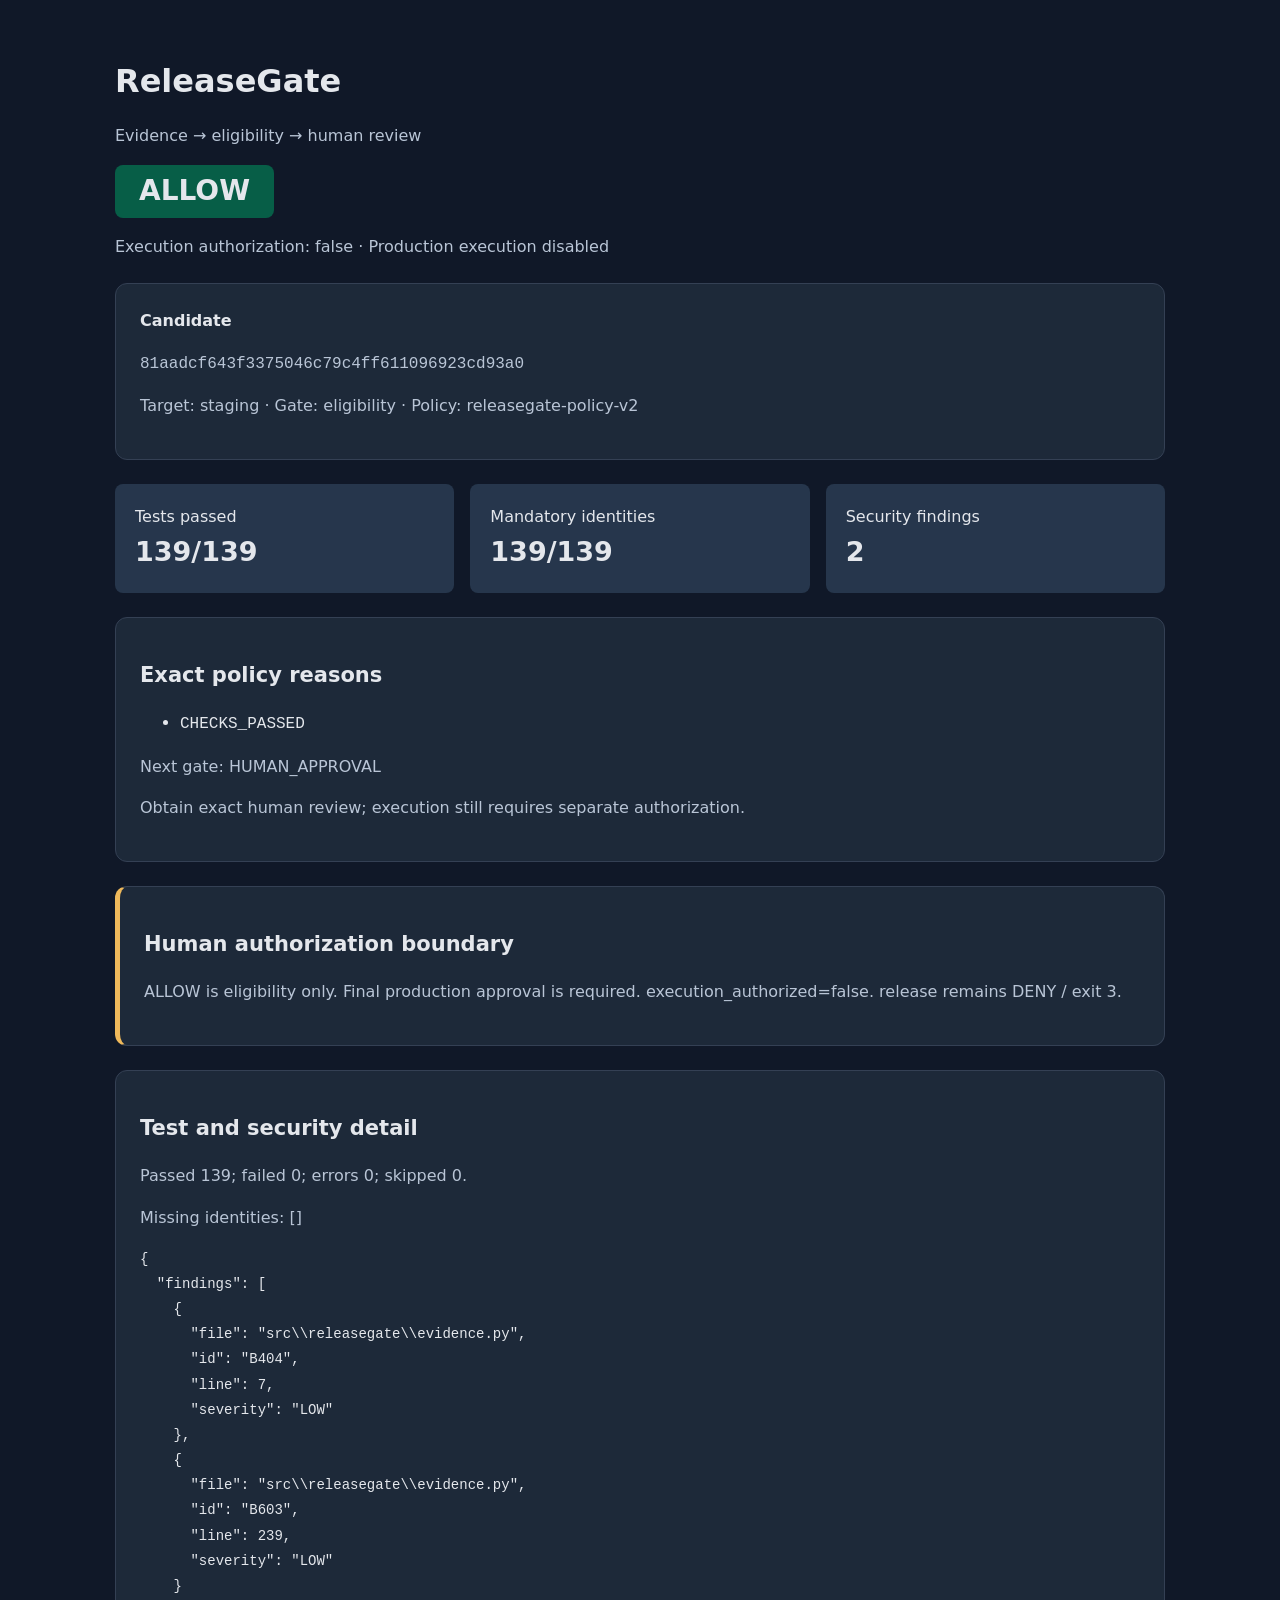
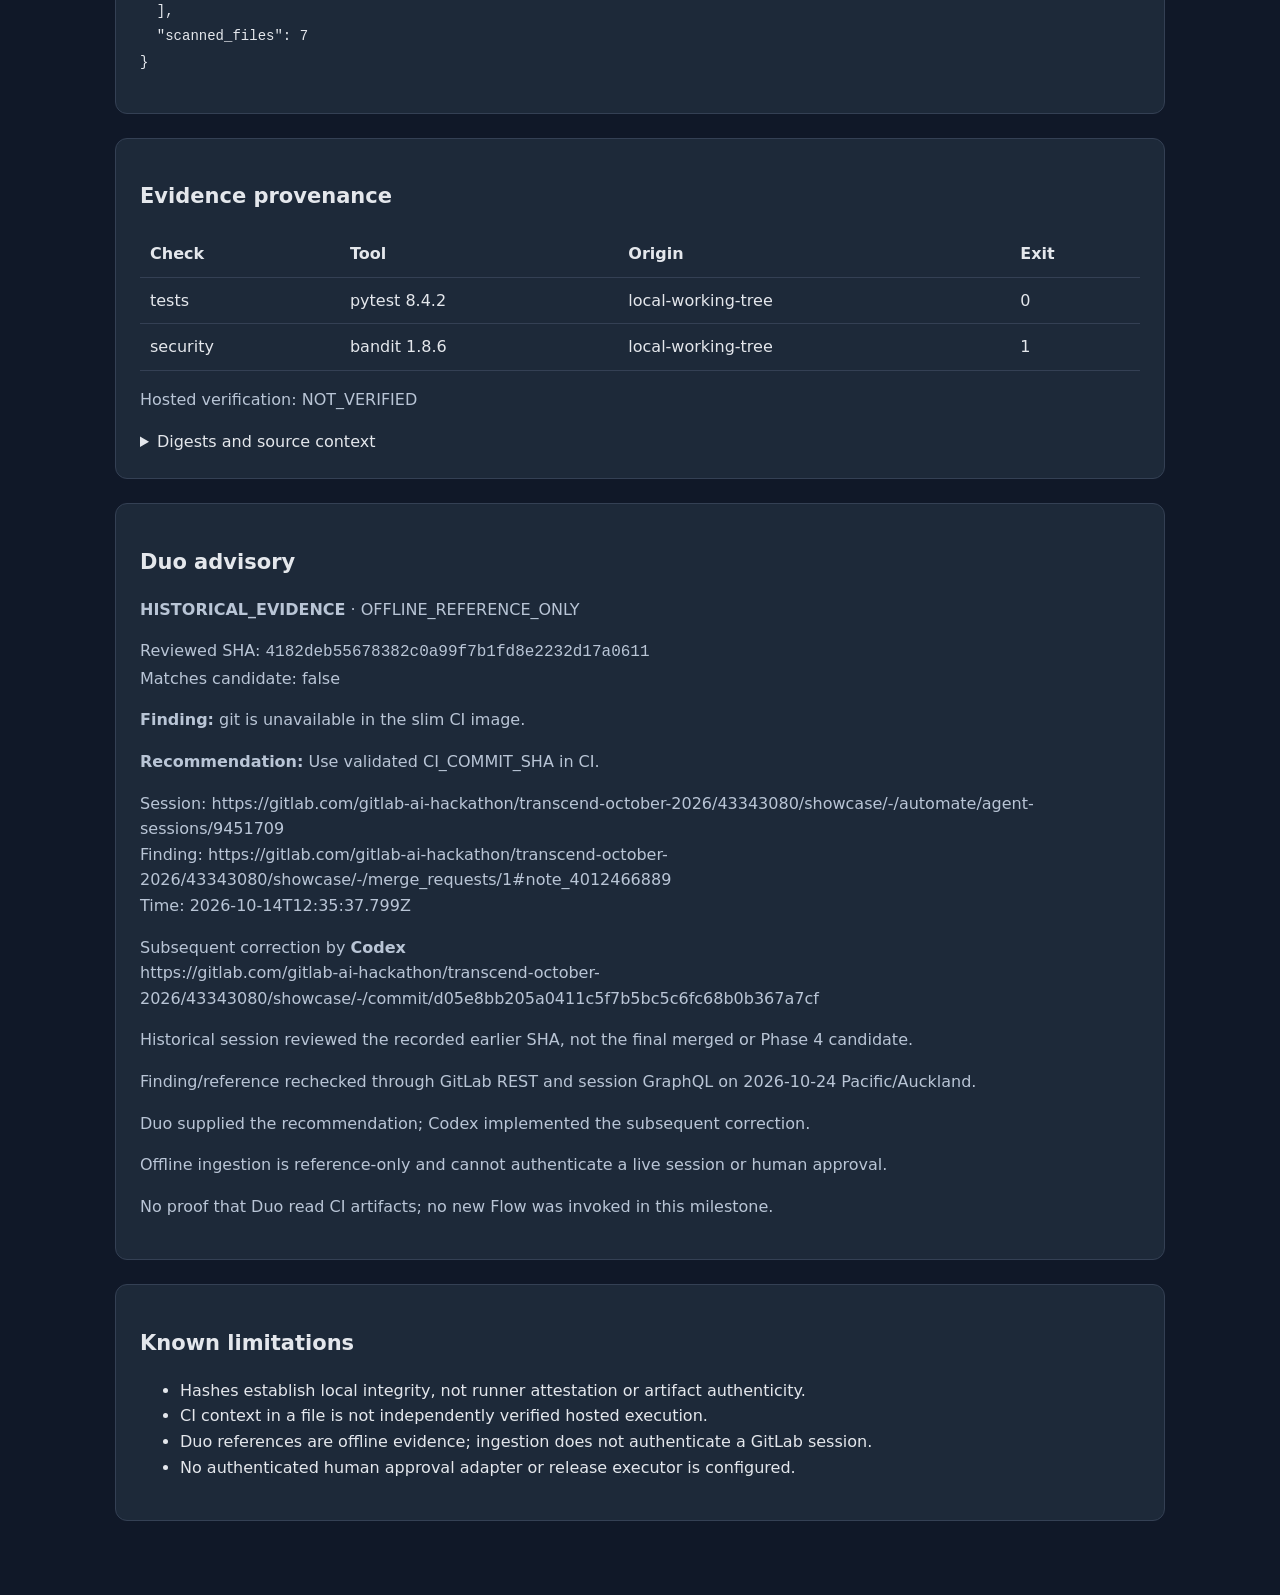
<file: docs/phase4/examples/complete/report.html>
<!doctype html><html lang="en"><meta charset="utf-8"><meta name="viewport" content="width=device-width,initial-scale=1"><meta http-equiv="Content-Security-Policy" content="default-src 'none'; style-src 'unsafe-inline'; base-uri 'none'"><title>ReleaseGate candidate review</title><style>body{margin:0;background:#101828;color:#e4e7ec;font:16px/1.6 system-ui}main{max-width:1050px;margin:32px auto;padding:24px}section{margin:24px 0;padding:24px;background:#1d2939;border:1px solid #344054;border-radius:12px;overflow-wrap:anywhere}h2{font-size:21px}.cards{display:flex;gap:16px;flex-wrap:wrap}.card{flex:1;min-width:170px;padding:20px;background:#26364c;border-radius:8px}.card strong{display:block;font-size:27px}table{width:100%;text-align:left;border-collapse:collapse}td,th{padding:10px;border-bottom:1px solid #344054}.boundary{border-left:5px solid #efb95b}h1{margin:0;font-size:32px}p{color:#b9c5d6}.badge{font-size:28px;font-weight:700;display:inline-block;padding:4px 24px;border-radius:8px;background:#075e47}pre{white-space:pre-wrap;overflow-wrap:anywhere;font:14px/1.8 ui-monospace,monospace}</style><main><h1>ReleaseGate</h1><p>Evidence → eligibility → human review</p><div class="badge">ALLOW</div><p>Execution authorization: false · Production execution disabled</p><section><strong>Candidate</strong><p><code>81aadcf643f3375046c79c4ff611096923cd93a0</code></p><p>Target: staging · Gate: eligibility · Policy: releasegate-policy-v2</p></section><div class="cards"><div class="card">Tests passed<strong>139/139</strong></div><div class="card">Mandatory identities<strong>139/139</strong></div><div class="card">Security findings<strong>2</strong></div></div><section><h2>Exact policy reasons</h2><ul><li><code>CHECKS_PASSED</code></li></ul><p>Next gate: HUMAN_APPROVAL</p><p>Obtain exact human review; execution still requires separate authorization.</p></section><section class="boundary"><h2>Human authorization boundary</h2><p>ALLOW is eligibility only. Final production approval is required. execution_authorized=false. release remains DENY / exit 3.</p></section><section><h2>Test and security detail</h2><p>Passed 139; failed 0; errors 0; skipped 0.</p><p>Missing identities: []</p><pre>{
  &quot;findings&quot;: [
    {
      &quot;file&quot;: &quot;src\\releasegate\\evidence.py&quot;,
      &quot;id&quot;: &quot;B404&quot;,
      &quot;line&quot;: 7,
      &quot;severity&quot;: &quot;LOW&quot;
    },
    {
      &quot;file&quot;: &quot;src\\releasegate\\evidence.py&quot;,
      &quot;id&quot;: &quot;B603&quot;,
      &quot;line&quot;: 239,
      &quot;severity&quot;: &quot;LOW&quot;
    }
  ],
  &quot;scanned_files&quot;: 7
}</pre></section><section><h2>Evidence provenance</h2><table><tr><th>Check</th><th>Tool</th><th>Origin</th><th>Exit</th></tr><tr><td>tests</td><td>pytest 8.4.2</td><td>local-working-tree</td><td>0</td></tr><tr><td>security</td><td>bandit 1.8.6</td><td>local-working-tree</td><td>1</td></tr></table><p>Hosted verification: NOT_VERIFIED</p><details><summary>Digests and source context</summary><pre>{
  &quot;security&quot;: {
    &quot;commit_sha&quot;: &quot;81aadcf643f3375046c79c4ff611096923cd93a0&quot;,
    &quot;context&quot;: {
      &quot;origin&quot;: &quot;local-working-tree&quot;,
      &quot;pipeline_id&quot;: &quot;&quot;,
      &quot;project_id&quot;: &quot;&quot;,
      &quot;source_digest&quot;: &quot;3124ed96b8a93d7e56c58164333fe7676e7e909466d4a9f8eec06be9c123df18&quot;
    },
    &quot;exit_code&quot;: 1,
    &quot;raw_file&quot;: &quot;security.bandit.json&quot;,
    &quot;raw_sha256&quot;: &quot;78c9fc14c9f52ad613319540594626fbd4283f0eac29af94ad3d564c9b0e22e5&quot;,
    &quot;tool&quot;: &quot;bandit&quot;,
    &quot;tool_version&quot;: &quot;1.8.6&quot;
  },
  &quot;tests&quot;: {
    &quot;commit_sha&quot;: &quot;81aadcf643f3375046c79c4ff611096923cd93a0&quot;,
    &quot;context&quot;: {
      &quot;origin&quot;: &quot;local-working-tree&quot;,
      &quot;pipeline_id&quot;: &quot;&quot;,
      &quot;project_id&quot;: &quot;&quot;,
      &quot;source_digest&quot;: &quot;3124ed96b8a93d7e56c58164333fe7676e7e909466d4a9f8eec06be9c123df18&quot;
    },
    &quot;exit_code&quot;: 0,
    &quot;raw_file&quot;: &quot;tests.junit.xml&quot;,
    &quot;raw_sha256&quot;: &quot;7c8d75a0bf1fcb15a1d74abddc1c86769a2050c9ec0b5feea521a5d37e319516&quot;,
    &quot;tool&quot;: &quot;pytest&quot;,
    &quot;tool_version&quot;: &quot;8.4.2&quot;
  }
}</pre></details></section><section><h2>Duo advisory</h2><p><strong>HISTORICAL_EVIDENCE</strong> · OFFLINE_REFERENCE_ONLY</p><p>Reviewed SHA: <code>4182deb55678382c0a99f7b1fd8e2232d17a0611</code><br>Matches candidate: false</p><p><b>Finding:</b> git is unavailable in the slim CI image.</p><p><b>Recommendation:</b> Use validated CI_COMMIT_SHA in CI.</p><p>Session: https://gitlab.com/gitlab-ai-hackathon/transcend-october-2026/43343080/showcase/-/automate/agent-sessions/9451709<br>Finding: https://gitlab.com/gitlab-ai-hackathon/transcend-october-2026/43343080/showcase/-/merge_requests/1#note_4012466889<br>Time: 2026-10-14T12:35:37.799Z</p><p>Subsequent correction by <strong>Codex</strong><br>https://gitlab.com/gitlab-ai-hackathon/transcend-october-2026/43343080/showcase/-/commit/d05e8bb205a0411c5f7b5bc5c6fc68b0b367a7cf</p><p>Historical session reviewed the recorded earlier SHA, not the final merged or Phase 4 candidate.</p><p>Finding/reference rechecked through GitLab REST and session GraphQL on 2026-10-24 Pacific/Auckland.</p><p>Duo supplied the recommendation; Codex implemented the subsequent correction.</p><p>Offline ingestion is reference-only and cannot authenticate a live session or human approval.</p><p>No proof that Duo read CI artifacts; no new Flow was invoked in this milestone.</p></section><section><h2>Known limitations</h2><ul><li>Hashes establish local integrity, not runner attestation or artifact authenticity.</li><li>CI context in a file is not independently verified hosted execution.</li><li>Duo references are offline evidence; ingestion does not authenticate a GitLab session.</li><li>No authenticated human approval adapter or release executor is configured.</li></ul></section></main></html>
</file>
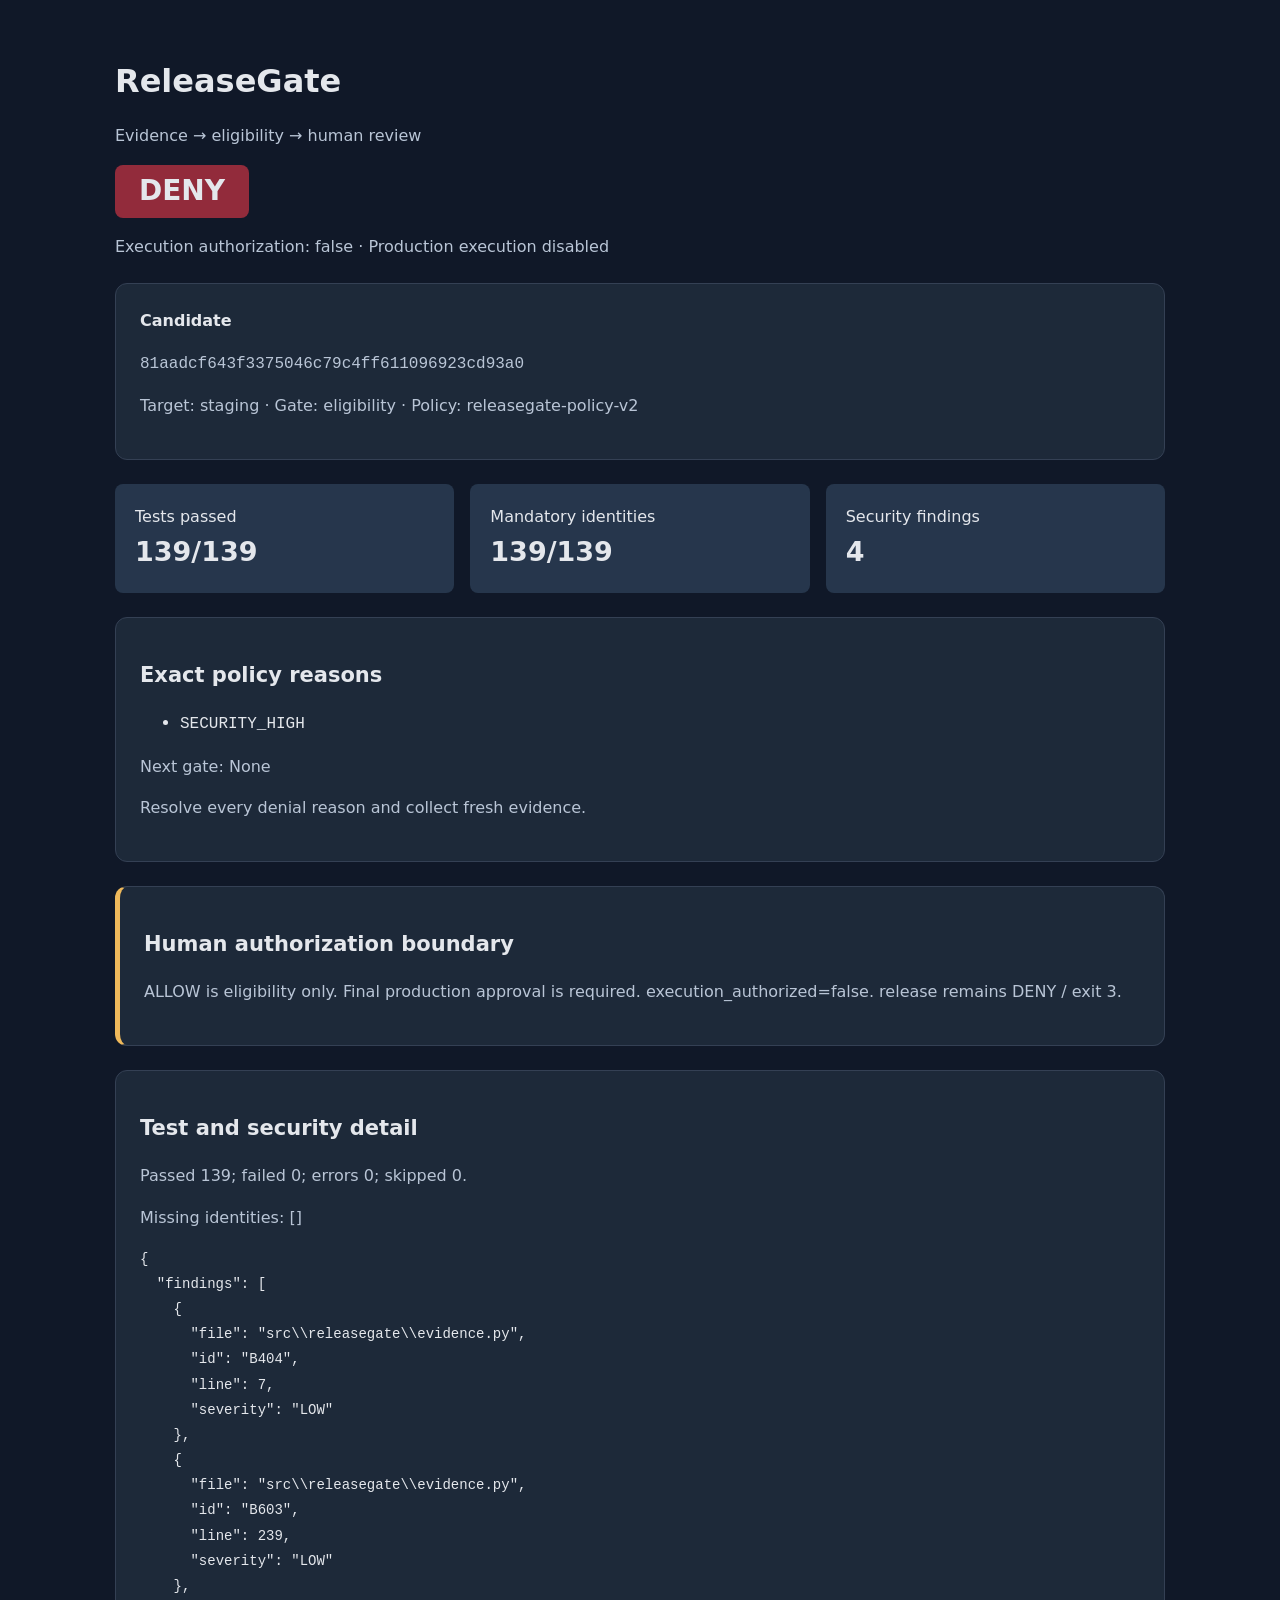
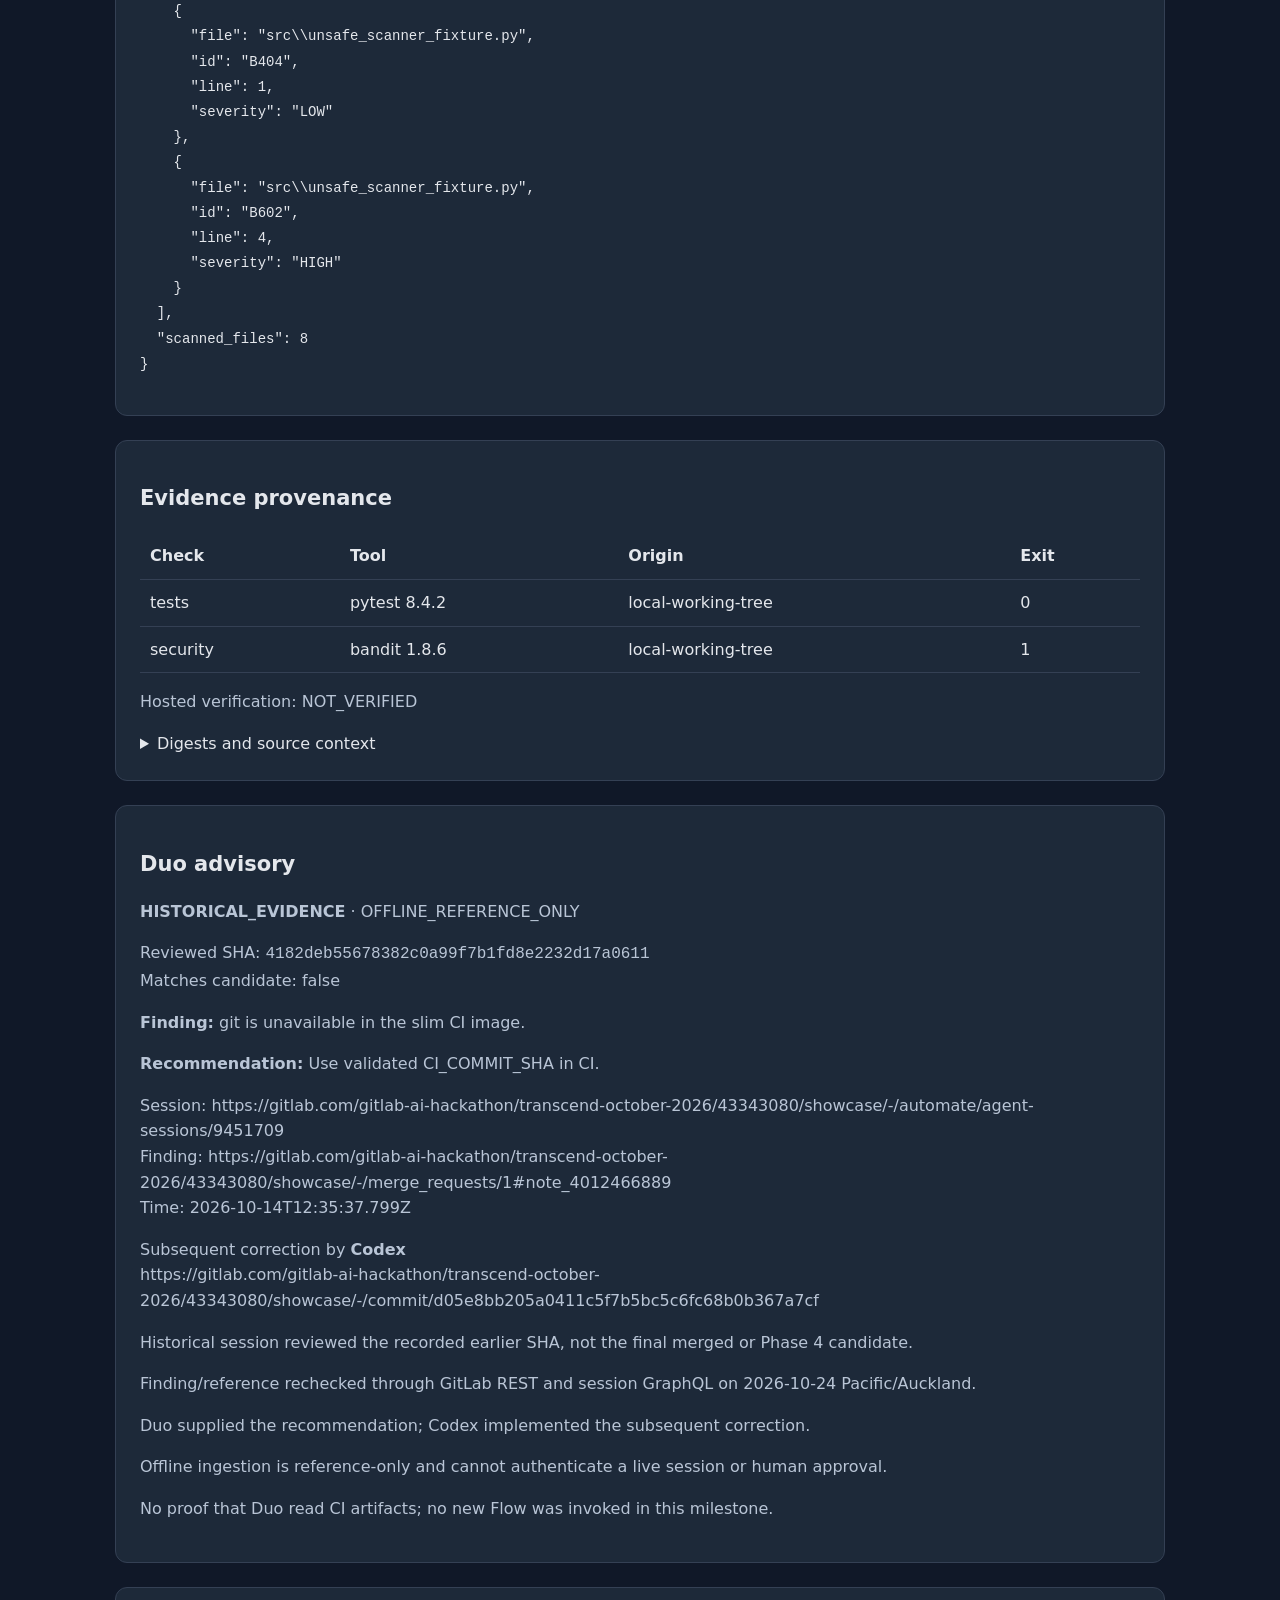
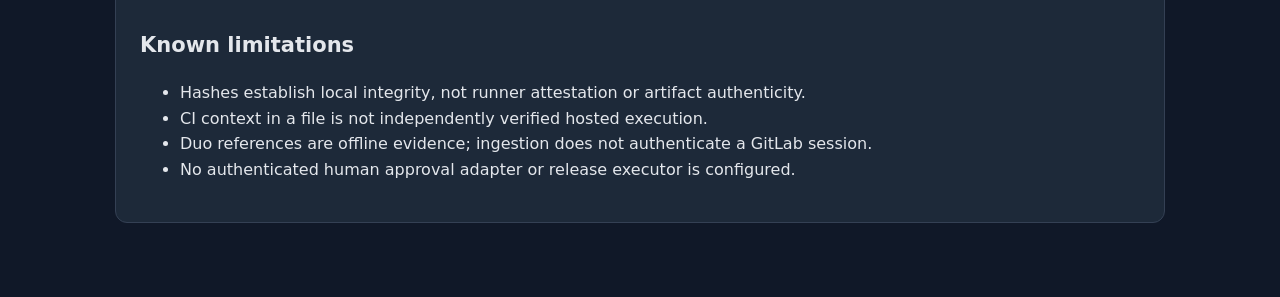
<file: docs/phase4/examples/high_security/report.html>
<!doctype html><html lang="en"><meta charset="utf-8"><meta name="viewport" content="width=device-width,initial-scale=1"><meta http-equiv="Content-Security-Policy" content="default-src 'none'; style-src 'unsafe-inline'; base-uri 'none'"><title>ReleaseGate candidate review</title><style>body{margin:0;background:#101828;color:#e4e7ec;font:16px/1.6 system-ui}main{max-width:1050px;margin:32px auto;padding:24px}section{margin:24px 0;padding:24px;background:#1d2939;border:1px solid #344054;border-radius:12px;overflow-wrap:anywhere}h2{font-size:21px}.cards{display:flex;gap:16px;flex-wrap:wrap}.card{flex:1;min-width:170px;padding:20px;background:#26364c;border-radius:8px}.card strong{display:block;font-size:27px}table{width:100%;text-align:left;border-collapse:collapse}td,th{padding:10px;border-bottom:1px solid #344054}.boundary{border-left:5px solid #efb95b}h1{margin:0;font-size:32px}p{color:#b9c5d6}.badge{font-size:28px;font-weight:700;display:inline-block;padding:4px 24px;border-radius:8px;background:#922b3b}pre{white-space:pre-wrap;overflow-wrap:anywhere;font:14px/1.8 ui-monospace,monospace}</style><main><h1>ReleaseGate</h1><p>Evidence → eligibility → human review</p><div class="badge">DENY</div><p>Execution authorization: false · Production execution disabled</p><section><strong>Candidate</strong><p><code>81aadcf643f3375046c79c4ff611096923cd93a0</code></p><p>Target: staging · Gate: eligibility · Policy: releasegate-policy-v2</p></section><div class="cards"><div class="card">Tests passed<strong>139/139</strong></div><div class="card">Mandatory identities<strong>139/139</strong></div><div class="card">Security findings<strong>4</strong></div></div><section><h2>Exact policy reasons</h2><ul><li><code>SECURITY_HIGH</code></li></ul><p>Next gate: None</p><p>Resolve every denial reason and collect fresh evidence.</p></section><section class="boundary"><h2>Human authorization boundary</h2><p>ALLOW is eligibility only. Final production approval is required. execution_authorized=false. release remains DENY / exit 3.</p></section><section><h2>Test and security detail</h2><p>Passed 139; failed 0; errors 0; skipped 0.</p><p>Missing identities: []</p><pre>{
  &quot;findings&quot;: [
    {
      &quot;file&quot;: &quot;src\\releasegate\\evidence.py&quot;,
      &quot;id&quot;: &quot;B404&quot;,
      &quot;line&quot;: 7,
      &quot;severity&quot;: &quot;LOW&quot;
    },
    {
      &quot;file&quot;: &quot;src\\releasegate\\evidence.py&quot;,
      &quot;id&quot;: &quot;B603&quot;,
      &quot;line&quot;: 239,
      &quot;severity&quot;: &quot;LOW&quot;
    },
    {
      &quot;file&quot;: &quot;src\\unsafe_scanner_fixture.py&quot;,
      &quot;id&quot;: &quot;B404&quot;,
      &quot;line&quot;: 1,
      &quot;severity&quot;: &quot;LOW&quot;
    },
    {
      &quot;file&quot;: &quot;src\\unsafe_scanner_fixture.py&quot;,
      &quot;id&quot;: &quot;B602&quot;,
      &quot;line&quot;: 4,
      &quot;severity&quot;: &quot;HIGH&quot;
    }
  ],
  &quot;scanned_files&quot;: 8
}</pre></section><section><h2>Evidence provenance</h2><table><tr><th>Check</th><th>Tool</th><th>Origin</th><th>Exit</th></tr><tr><td>tests</td><td>pytest 8.4.2</td><td>local-working-tree</td><td>0</td></tr><tr><td>security</td><td>bandit 1.8.6</td><td>local-working-tree</td><td>1</td></tr></table><p>Hosted verification: NOT_VERIFIED</p><details><summary>Digests and source context</summary><pre>{
  &quot;security&quot;: {
    &quot;commit_sha&quot;: &quot;81aadcf643f3375046c79c4ff611096923cd93a0&quot;,
    &quot;context&quot;: {
      &quot;origin&quot;: &quot;local-working-tree&quot;,
      &quot;pipeline_id&quot;: &quot;&quot;,
      &quot;project_id&quot;: &quot;&quot;,
      &quot;source_digest&quot;: &quot;3a4183016ef5ed8cfde6a0c2aedee38a24f5ea0ce0e9dc7a035d11251039c4d0&quot;
    },
    &quot;exit_code&quot;: 1,
    &quot;raw_file&quot;: &quot;security.bandit.json&quot;,
    &quot;raw_sha256&quot;: &quot;3026a94068a25f94cd9ee4287c9576ebd82530da3fde53fd4ca59356722cd447&quot;,
    &quot;tool&quot;: &quot;bandit&quot;,
    &quot;tool_version&quot;: &quot;1.8.6&quot;
  },
  &quot;tests&quot;: {
    &quot;commit_sha&quot;: &quot;81aadcf643f3375046c79c4ff611096923cd93a0&quot;,
    &quot;context&quot;: {
      &quot;origin&quot;: &quot;local-working-tree&quot;,
      &quot;pipeline_id&quot;: &quot;&quot;,
      &quot;project_id&quot;: &quot;&quot;,
      &quot;source_digest&quot;: &quot;3a4183016ef5ed8cfde6a0c2aedee38a24f5ea0ce0e9dc7a035d11251039c4d0&quot;
    },
    &quot;exit_code&quot;: 0,
    &quot;raw_file&quot;: &quot;tests.junit.xml&quot;,
    &quot;raw_sha256&quot;: &quot;2c98a973f54ea7a032847f943954355dc0151e2e11e075921a88f8e5e1ab8dc6&quot;,
    &quot;tool&quot;: &quot;pytest&quot;,
    &quot;tool_version&quot;: &quot;8.4.2&quot;
  }
}</pre></details></section><section><h2>Duo advisory</h2><p><strong>HISTORICAL_EVIDENCE</strong> · OFFLINE_REFERENCE_ONLY</p><p>Reviewed SHA: <code>4182deb55678382c0a99f7b1fd8e2232d17a0611</code><br>Matches candidate: false</p><p><b>Finding:</b> git is unavailable in the slim CI image.</p><p><b>Recommendation:</b> Use validated CI_COMMIT_SHA in CI.</p><p>Session: https://gitlab.com/gitlab-ai-hackathon/transcend-october-2026/43343080/showcase/-/automate/agent-sessions/9451709<br>Finding: https://gitlab.com/gitlab-ai-hackathon/transcend-october-2026/43343080/showcase/-/merge_requests/1#note_4012466889<br>Time: 2026-10-14T12:35:37.799Z</p><p>Subsequent correction by <strong>Codex</strong><br>https://gitlab.com/gitlab-ai-hackathon/transcend-october-2026/43343080/showcase/-/commit/d05e8bb205a0411c5f7b5bc5c6fc68b0b367a7cf</p><p>Historical session reviewed the recorded earlier SHA, not the final merged or Phase 4 candidate.</p><p>Finding/reference rechecked through GitLab REST and session GraphQL on 2026-10-24 Pacific/Auckland.</p><p>Duo supplied the recommendation; Codex implemented the subsequent correction.</p><p>Offline ingestion is reference-only and cannot authenticate a live session or human approval.</p><p>No proof that Duo read CI artifacts; no new Flow was invoked in this milestone.</p></section><section><h2>Known limitations</h2><ul><li>Hashes establish local integrity, not runner attestation or artifact authenticity.</li><li>CI context in a file is not independently verified hosted execution.</li><li>Duo references are offline evidence; ingestion does not authenticate a GitLab session.</li><li>No authenticated human approval adapter or release executor is configured.</li></ul></section></main></html>
</file>
<file: assets/console.css>
@charset "UTF-8";
:root {
  color-scheme: dark;
  --canvas: #0b1119;
  --sidebar: #0e151e;
  --panel: #121c28;
  --panel-raised: #172332;
  --border: #263444;
  --text: #edf3f6;
  --muted: #a2b2c3;
  --subtle: #75879a;
  --emerald: #70e4b9;
  --emerald-bg: #12372e;
  --rose: #ff9aa9;
  --rose-bg: #3a202b;
  --amber: #f5ca7a;
  --amber-bg: #382f21;
  --focus: #a5f4d7;
  --radius: 16px;
  font-family: "Segoe UI Variable", "Segoe UI", system-ui, sans-serif;
  font-size: 16px;
}
* {
  box-sizing: border-box;
}
body {
  margin: 0;
  background: var(--canvas);
  color: var(--text);
  line-height: 1.6;
}
a {
  color: inherit;
  text-decoration: none;
}
button {
  font: inherit;
}
button,
a {
  -webkit-tap-highlight-color: transparent;
}
button {
  cursor: pointer;
}
img {
  max-width: 100%;
}
code {
  font-family: "Cascadia Code", Consolas, monospace;
  font-size: 0.83em;
  overflow-wrap: anywhere;
}
h1,
h2,
h3,
p {
  margin: 0;
}
h1 {
  font-size: clamp(2rem, 3.2vw, 3.25rem);
  line-height: 1.15;
  letter-spacing: -0.045em;
  font-weight: 650;
}
h2 {
  font-size: 1.16rem;
  line-height: 1.4;
  letter-spacing: -0.015em;
  font-weight: 600;
}
h3 {
  font-size: 1rem;
  font-weight: 600;
}
p {
  overflow-wrap: anywhere;
}
a:focus-visible,
button:focus-visible,
summary:focus-visible,
[tabindex]:focus-visible {
  outline: 3px solid var(--focus);
  outline-offset: 5px;
  border-radius: 5px;
}
[hidden] {
  display: none !important;
}
.sr-only {
  position: absolute;
  width: 1px;
  height: 1px;
  padding: 0;
  overflow: hidden;
  clip: rect(0, 0, 0, 0);
  white-space: nowrap;
  border: 0;
}
.skip-link {
  position: fixed;
  top: -100px;
  left: 20px;
  padding: 12px 20px;
  background: var(--emerald);
  color: #071e17;
  z-index: 100;
}
.skip-link:focus {
  top: 16px;
}
.app-shell {
  display: grid;
  grid-template-columns: 244px minmax(0, 1fr);
  min-height: 100vh;
}
.sidebar {
  background: var(--sidebar);
  border-right: 1px solid var(--border);
  position: fixed;
  width: 244px;
  height: 100vh;
  display: flex;
  flex-direction: column;
  padding: 32px 20px;
  z-index: 20;
}
.brand {
  display: flex;
  align-items: center;
  gap: 12px;
  padding: 0 10px;
  font-size: 1.18rem;
  font-weight: 650;
  letter-spacing: -0.025em;
}
.brand small {
  display: block;
  font-size: 0.56rem;
  letter-spacing: 0.19em;
  color: var(--subtle);
  font-weight: 600;
  margin-top: 1px;
}
.nav-label {
  font-size: 0.65rem;
  font-weight: 650;
  letter-spacing: 0.16em;
  color: var(--subtle);
  margin: 54px 14px 13px;
}
.sidebar nav {
  display: grid;
  gap: 7px;
}
.sidebar nav a {
  display: flex;
  align-items: center;
  gap: 13px;
  padding: 12px 13px;
  border: 1px solid transparent;
  border-radius: 9px;
  font-size: 0.88rem;
  color: var(--muted);
  transition:
    background 0.16s ease,
    color 0.16s ease;
}
.nav-number {
  font:
    11px "Cascadia Code",
    Consolas,
    monospace;
  color: var(--subtle);
}
.nav-arrow {
  margin-left: auto;
  opacity: 0;
}
.sidebar nav a:hover {
  background: #182330;
  color: var(--text);
}
.sidebar nav a[aria-current="page"] {
  background: #16332d;
  border-color: #244c40;
  color: var(--emerald);
}
.sidebar nav a[aria-current="page"] .nav-number {
  color: var(--emerald);
}
.sidebar nav a[aria-current="page"] .nav-arrow {
  opacity: 1;
}
.sidebar-bottom {
  margin-top: auto;
}
.readonly-mark {
  display: flex;
  gap: 10px;
  border-top: 1px solid var(--border);
  padding: 22px 6px;
}
.readonly-mark > span {
  font-size: 22px;
  color: var(--amber);
}
.readonly-mark strong {
  font-size: 0.75rem;
  font-weight: 550;
}
.readonly-mark p {
  font-size: 0.66rem;
  color: var(--subtle);
  margin-top: 3px;
}
.sidebar-caption {
  font-size: 0.66rem;
  line-height: 1.8;
  color: var(--subtle);
  padding: 0 6px;
}
.workspace {
  grid-column: 2;
  min-width: 0;
}
.topbar {
  height: 80px;
  padding: 0 42px;
  border-bottom: 1px solid var(--border);
  display: flex;
  align-items: center;
  justify-content: space-between;
  gap: 12px;
  font-size: 0.8rem;
  background: #0d141d;
}
.topbar > p {
  display: flex;
  gap: 15px;
  align-items: center;
  white-space: nowrap;
}
.topbar > p > span:first-child,
.crumb-separator {
  color: var(--subtle);
}
.topbar-status {
  display: flex;
  align-items: center;
  gap: 22px;
}
.topbar-boundary {
  display: flex;
  align-items: center;
  gap: 8px;
  color: var(--muted);
  font-size: 0.72rem;
}
.menu-button {
  display: none;
}
main {
  max-width: 1600px;
  margin: auto;
  padding: 42px 48px 52px;
}
.page-heading {
  margin-bottom: 30px;
}
.eyebrow {
  font-size: 0.63rem;
  font-weight: 650;
  letter-spacing: 0.17em;
  color: var(--subtle);
  margin-bottom: 13px;
}
.lead {
  max-width: 830px;
  color: var(--muted);
  margin-top: 14px;
  font-size: 0.94rem;
  line-height: 1.75;
}
.label {
  font-size: 0.66rem;
  font-weight: 650;
  letter-spacing: 0.11em;
  color: var(--muted);
}
.muted {
  color: var(--muted);
  font-size: 0.75rem;
}
.pill {
  display: inline-flex;
  gap: 7px;
  align-items: center;
  font-size: 0.64rem;
  line-height: 1.4;
  font-weight: 600;
  padding: 6px 10px;
  border: 1px solid #354354;
  border-radius: 6px;
  white-space: nowrap;
  letter-spacing: 0.015em;
}
.pill.neutral {
  background: #1a2532;
  color: #bdcbd8;
  border-color: #344253;
}
.pill.allow {
  background: var(--emerald-bg);
  color: var(--emerald);
  border-color: #285342;
}
.pill.deny {
  background: var(--rose-bg);
  color: var(--rose);
  border-color: #68404e;
}
.pill.pending {
  background: var(--amber-bg);
  color: var(--amber);
  border-color: #655137;
}
.status-dot {
  width: 5px;
  height: 5px;
  border-radius: 50%;
  background: currentColor;
  display: inline-block;
  flex: none;
}
.status-dot.pending {
  color: var(--amber);
}
.panel {
  background: var(--panel);
  border: 1px solid var(--border);
  border-radius: var(--radius);
  padding: 26px;
  min-width: 0;
}
.panel-top {
  display: flex;
  gap: 12px;
  align-items: center;
  justify-content: space-between;
}
.hero-grid {
  display: grid;
  grid-template-columns: 1.02fr 1fr;
  gap: 22px;
  margin-bottom: 22px;
}
.decision-hero {
  position: relative;
  overflow: hidden;
  background: linear-gradient(115deg, #132b29 0%, #122328 55%, #121c28 100%);
  border-color: #2c4842;
  padding: 29px 31px;
}
.decision-hero:after {
  content: "";
  position: absolute;
  right: -70px;
  top: -92px;
  width: 260px;
  height: 260px;
  border: 1px solid #255046;
  border-radius: 50%;
  pointer-events: none;
  opacity: 0.45;
}
.decision-word {
  font-size: 4.2rem;
  line-height: 1.15;
  letter-spacing: -0.06em;
  font-weight: 650;
  margin: 18px 0 8px;
  display: flex;
  align-items: center;
  justify-content: space-between;
}
.decision-symbol {
  font-size: 3rem;
  opacity: 0.55;
  margin-right: 8px;
}
.allow-text {
  color: var(--emerald);
}
.deny-text {
  color: var(--rose);
}
.pending-text {
  color: var(--amber);
}
.hero-summary {
  font-size: 1rem;
  color: #c0d6d0;
  line-height: 1.6;
}
.gate-callout {
  margin-top: 23px;
  display: flex;
  gap: 14px;
  align-items: center;
  background: #1d302e;
  border: 1px solid #3b5041;
  border-radius: 10px;
  padding: 14px 17px;
}
.gate-icon {
  font-size: 26px;
  color: var(--amber);
}
.gate-callout strong {
  font-size: 0.83rem;
  color: var(--amber);
  font-weight: 550;
}
.gate-callout p {
  font-size: 0.72rem;
  color: #c0c9bf;
  margin-top: 3px;
}
.gate-arrow {
  margin-left: auto;
  color: var(--amber);
  font-size: 20px;
}
.code-line {
  margin-top: 17px;
  padding-top: 16px;
  border-top: 1px solid #2b413e;
  display: flex;
  justify-content: space-between;
  gap: 12px;
  font-family: "Cascadia Code", Consolas, monospace;
  font-size: 0.69rem;
  overflow-wrap: anywhere;
}
.code-line span {
  color: #9bb2ae;
}
.code-line strong {
  font-weight: 500;
  color: var(--amber);
}
.candidate-panel {
  padding: 29px 30px;
}
.spaced {
  margin-top: 24px;
}
.commit {
  display: block;
  font-size: 0.72rem;
  color: #c8d6e2;
  line-height: 1.9;
  overflow-wrap: anywhere;
  margin-top: 8px;
}
.facts {
  margin: 18px 0;
}
.facts > div {
  display: flex;
  justify-content: space-between;
  gap: 18px;
  border-bottom: 1px solid #25313f;
  padding: 11px 0;
  font-size: 0.78rem;
}
.facts dt {
  color: var(--muted);
}
.facts dd {
  margin: 0;
  text-align: right;
  max-width: 65%;
  overflow-wrap: anywhere;
}
.text-link {
  display: inline-flex;
  align-items: center;
  gap: 8px;
  font-size: 0.77rem;
  color: var(--emerald);
  font-weight: 550;
}
.text-link:hover {
  text-decoration: underline;
  text-underline-offset: 4px;
}
.source-note {
  font-size: 0.69rem;
  color: var(--muted);
  line-height: 1.8;
  margin-top: 15px;
  overflow-wrap: anywhere;
}
.metrics-grid {
  display: grid;
  grid-template-columns: repeat(4, minmax(0, 1fr));
  gap: 16px;
  margin-bottom: 26px;
}
.metric {
  background: var(--panel);
  border: 1px solid var(--border);
  border-radius: 12px;
  padding: 20px 22px;
  min-width: 0;
}
.metric-value {
  font-size: 1.65rem;
  line-height: 1.3;
  letter-spacing: -0.035em;
  font-weight: 600;
  margin: 10px 0 9px;
}
.metric.allow .metric-value {
  color: var(--emerald);
}
.metric.pending .metric-value {
  color: var(--amber);
}
.metric .muted {
  font-size: 0.68rem;
}
.section-heading {
  display: flex;
  justify-content: space-between;
  align-items: center;
  gap: 18px;
  margin-bottom: 22px;
}
.section-heading .eyebrow {
  margin-bottom: 8px;
}
.chain {
  list-style: none;
  display: grid;
  grid-template-columns: repeat(5, minmax(0, 1fr));
  gap: 17px;
  padding: 0;
  margin: 0;
}
.chain-step {
  position: relative;
  padding: 17px 16px;
  border: 1px solid #2b3c4b;
  border-radius: 10px;
  background: #14212d;
}
.chain-step:not(:last-child):after {
  content: "→";
  position: absolute;
  right: -15px;
  top: 50%;
  transform: translateY(-50%);
  color: var(--subtle);
  font-size: 13px;
}
.chain-step.pending {
  background: #28271f;
  border-color: #544936;
}
.step-number {
  font-size: 0.65rem;
  font-family: Consolas, monospace;
  color: var(--subtle);
}
.chain-step h3 {
  font-size: 0.83rem;
  margin: 9px 0 4px;
}
.chain-step p {
  font-size: 0.65rem;
  color: var(--muted);
  line-height: 1.6;
  margin-bottom: 13px;
  min-height: 2.2em;
}
.chain-step .pill {
  padding: 4px 7px;
  font-size: 0.58rem;
}
.bottom-grid {
  display: grid;
  grid-template-columns: 1.1fr 1fr;
  gap: 20px;
  margin-top: 22px;
}
.feature-link {
  display: flex;
  gap: 19px;
  align-items: center;
  transition: border-color 0.16s;
}
.feature-link:hover {
  border-color: #4b7366;
}
.feature-link h2 {
  font-size: 1rem;
}
.feature-link p,
.quiet-panel p {
  font-size: 0.75rem;
  color: var(--muted);
  margin: 8px 0;
}
.feature-link > span:last-child {
  margin-left: auto;
  color: var(--emerald);
}
.small-symbol {
  width: 45px;
  height: 45px;
  border-radius: 10px;
  display: grid;
  place-items: center;
  background: #1e3832;
  color: var(--emerald);
  font-size: 24px;
  flex: none;
}
.quiet-panel .text-link {
  margin-top: 4px;
}
.footer {
  max-width: 1600px;
  margin: auto;
  padding: 22px 48px;
  border-top: 1px solid var(--border);
  display: flex;
  justify-content: space-between;
  gap: 20px;
  font-size: 0.65rem;
  color: var(--subtle);
}
.footer strong {
  color: var(--muted);
  font-weight: 500;
}
.case-navigation {
  display: grid;
  grid-template-columns: 1fr 1fr;
  gap: 16px;
  margin-bottom: 22px;
}
.case-choice {
  display: flex;
  align-items: center;
  gap: 16px;
  padding: 18px 22px;
  border-radius: 12px;
  background: var(--panel);
  border: 1px solid var(--border);
  transition: border-color 0.16s;
}
.case-choice:hover {
  border-color: #668879;
}
.case-choice[aria-current="true"] {
  border-color: var(--emerald);
  background: #163029;
}
.case-choice[data-case-link="negative"][aria-current="true"] {
  border-color: #d98094;
  background: #2a202a;
}
.case-choice > span:nth-child(2) {
  display: flex;
  flex-direction: column;
  gap: 3px;
}
.case-choice strong {
  font-size: 0.87rem;
  font-weight: 550;
}
.case-choice small {
  color: var(--muted);
  font-size: 0.71rem;
}
.case-choice .pill {
  margin-left: auto;
  font-size: 0.58rem;
}
.case-choice-icon {
  font-size: 28px;
}
.fixture-banner {
  padding: 12px 18px;
  background: #28271f;
  border: 1px solid #574a34;
  border-radius: 9px;
  display: flex;
  align-items: center;
  gap: 18px;
  font-size: 0.73rem;
  margin-bottom: 22px;
  color: #d0c5b1;
}
.fixture-banner strong {
  color: var(--amber);
  font-size: 0.63rem;
  letter-spacing: 0.1em;
  flex: none;
}
.case-verdict .decision-word {
  margin: 13px 0;
}
.case-verdict.allow {
  border-color: #2b5f4e;
  background: linear-gradient(130deg, #17322c, #121c28);
}
.case-verdict.deny {
  border-color: #69404d;
  background: linear-gradient(130deg, #34212b, #151e29);
}
.reason-list {
  padding-left: 20px;
  margin: 17px 0;
  color: var(--muted);
  font-size: 0.83rem;
}
.detail-grid {
  display: grid;
  grid-template-columns: 1.4fr 1fr;
  gap: 22px;
  margin-bottom: 22px;
}
.table-wrap {
  overflow-x: auto;
  margin-top: 16px;
}
table {
  width: 100%;
  border-collapse: collapse;
  text-align: left;
  font-size: 0.78rem;
}
caption {
  text-align: left;
  font-size: 0.68rem;
  color: var(--subtle);
  margin-bottom: 14px;
}
th {
  color: var(--muted);
  font-size: 0.64rem;
  font-weight: 600;
  letter-spacing: 0.06em;
  text-transform: uppercase;
}
td,
th {
  padding: 14px 10px;
  border-bottom: 1px solid #283443;
}
td:first-child,
th:first-child {
  padding-left: 0;
}
td:last-child,
th:last-child {
  padding-right: 0;
}
.severity {
  font-size: 0.6rem;
  letter-spacing: 0.08em;
  font-weight: 600;
}
.severity.deny {
  color: var(--rose);
}
.severity.pending {
  color: var(--amber);
}
.file-cell code {
  display: block;
  max-width: 350px;
}
.file-cell > span {
  font-size: 0.64rem;
  color: var(--subtle);
}
.boundary-panel {
  border-color: #554a36;
  background: linear-gradient(120deg, #26261f, #161e26);
}
.boundary-mark {
  font-size: 30px;
  color: var(--amber);
  display: block;
  margin-bottom: 10px;
}
.boundary-panel h2 {
  font-size: 1.4rem;
  margin-bottom: 14px;
}
.boundary-panel > p:not(.eyebrow) {
  font-size: 0.83rem;
  line-height: 1.9;
  color: #c6c4b8;
  margin-bottom: 17px;
}
.boundary-panel .code-line {
  margin: 20px 0;
  border-color: #484736;
}
.binding-list {
  margin: 22px 0 0;
}
.binding-list > div {
  padding: 15px 0;
  border-top: 1px solid var(--border);
}
.binding-list dt {
  color: var(--muted);
  font-size: 0.72rem;
}
.binding-list dd {
  margin: 7px 0 0;
  font-size: 0.83rem;
  overflow-wrap: anywhere;
}
.binding-list code {
  font-size: 0.76rem;
}
.chain-feature {
  margin-bottom: 22px;
  padding: 30px;
}
.chain-feature .chain-step {
  padding: 24px 20px;
}
.chain-feature .chain-step h3 {
  font-size: 1rem;
}
.chain-feature .chain-step p {
  font-size: 0.74rem;
}
.boundary-divider {
  display: grid;
  grid-template-columns: 4fr 1fr;
  gap: 18px;
  color: var(--muted);
  font-size: 0.65rem;
  margin-top: 23px;
}
.boundary-divider span {
  padding-top: 12px;
  border-top: 1px solid #35554c;
}
.boundary-divider span:last-child {
  color: var(--amber);
  border-color: #695538;
}
.rule-grid {
  display: grid;
  grid-template-columns: repeat(3, minmax(0, 1fr));
  gap: 28px;
  margin-top: 24px;
}
.rule-grid article > span {
  font-size: 0.61rem;
  letter-spacing: 0.1em;
}
.rule-grid h3 {
  margin: 9px 0;
}
.rule-grid p {
  font-size: 0.78rem;
  color: var(--muted);
}
.research-metrics {
  display: grid;
  grid-template-columns: repeat(5, minmax(0, 1fr));
  gap: 16px;
  margin-bottom: 22px;
}
.research-limit {
  display: flex;
  align-items: flex-start;
  gap: 16px;
  padding: 19px 23px;
  border: 1px solid #5c503a;
  border-radius: 10px;
  background: #26251f;
  margin-bottom: 24px;
  font-size: 0.8rem;
  color: #c9c4b6;
}
.research-limit > span {
  color: var(--amber);
  font-size: 20px;
}
.research-limit strong {
  color: #f0d49e;
  font-weight: 550;
}
.scenario-table {
  font-size: 0.75rem;
}
.scenario-table td:first-child {
  font-weight: 500;
}
.row-index {
  color: var(--subtle);
  font-size: 0.65rem;
  margin-right: 17px;
  font-family: Consolas, monospace;
}
.scenario-table td:nth-child(3) {
  color: var(--muted);
  font-size: 0.68rem;
}
.scenario-table td:last-child {
  white-space: nowrap;
}
.scenario-table td:last-child > strong {
  font-size: 0.7rem;
  font-weight: 500;
  color: var(--emerald);
}
.result-track {
  display: inline-block;
  width: 64px;
  height: 4px;
  background: #253c34;
  border-radius: 4px;
  vertical-align: middle;
  margin-right: 14px;
}
.result-track i {
  display: block;
  width: 100%;
  height: 100%;
  background: #67d6ae;
  border-radius: 4px;
}
.provenance-panel {
  margin-top: 22px;
}
.audit-grid {
  display: grid;
  grid-template-columns: 1fr 1fr;
  gap: 22px;
  margin-bottom: 22px;
}
.audit-card {
  display: flex;
  flex-direction: column;
  align-items: flex-start;
}
.audit-card > p:not(.eyebrow) {
  font-size: 0.83rem;
  color: var(--muted);
  margin: 14px 0 22px;
  max-width: 550px;
}
.audit-card .text-link {
  margin-top: auto;
}
.merge-grid {
  display: grid;
  grid-template-columns: 1fr 1fr;
  gap: 40px;
}
.merge-grid > article {
  display: flex;
  gap: 18px;
  min-width: 0;
}
.merge-grid > article > div {
  min-width: 0;
}
.source-logo {
  display: grid;
  place-items: center;
  background: #22303e;
  border: 1px solid #344454;
  border-radius: 9px;
  width: 40px;
  height: 40px;
  font-size: 0.66rem;
  color: var(--muted);
  flex: none;
}
.merge-grid p {
  font-size: 0.72rem;
  color: var(--subtle);
  margin-top: 5px;
}
.merge-grid .commit {
  margin: 10px 0 14px;
}
.advisory-record {
  display: grid;
  grid-template-columns: 1.4fr 1fr;
  gap: 40px;
  margin-top: 22px;
}
.advisory-record > div > p:not(.eyebrow) {
  font-size: 0.8rem;
  color: var(--muted);
  margin-top: 14px;
}
.advisory-record aside {
  border-left: 1px solid var(--border);
  padding-left: 30px;
}
.advisory-record aside strong {
  display: block;
  margin: 12px 0;
  color: var(--amber);
  font-weight: 550;
}
.advisory-record aside > p:not(.label) {
  font-size: 0.75rem;
  line-height: 2;
  color: var(--muted);
  margin-bottom: 13px;
}
.noscript-note {
  padding: 20px;
  color: var(--amber);
  font-size: 0.8rem;
  text-align: center;
}
@media (min-width: 1700px) {
  main {
    padding-top: 44px;
  }
  .hero-summary {
    font-size: 1.08rem;
  }
  .hero-grid {
    gap: 24px;
  }
  .decision-word {
    font-size: 4.8rem;
  }
  .chain-step h3 {
    font-size: 0.93rem;
  }
  .chain-step p {
    font-size: 0.72rem;
  }
  .metric-value {
    font-size: 1.9rem;
  }
}
@media (max-width: 1190px) {
  .app-shell {
    grid-template-columns: 208px minmax(0, 1fr);
  }
  .sidebar {
    width: 208px;
    padding: 28px 14px;
  }
  .brand {
    padding: 0 5px;
    font-size: 1.1rem;
    gap: 9px;
  }
  .sidebar nav a {
    font-size: 0.78rem;
    padding: 11px 8px;
    gap: 9px;
  }
  main {
    padding: 32px 28px;
  }
  .topbar {
    padding: 0 28px;
  }
  .topbar-status {
    gap: 12px;
  }
  .topbar-boundary {
    display: none;
  }
  .hero-grid {
    grid-template-columns: 1fr;
  }
  .decision-word {
    font-size: 3.8rem;
  }
  .hero-summary br {
    display: none;
  }
  .metrics-grid {
    grid-template-columns: repeat(2, minmax(0, 1fr));
  }
  .bottom-grid,
  .detail-grid {
    grid-template-columns: 1fr;
  }
  .chain {
    gap: 12px;
  }
  .chain-step {
    padding: 13px 9px;
  }
  .chain-step:not(:last-child):after {
    right: -12px;
  }
  .chain-feature .chain-step {
    padding: 17px 10px;
  }
  .chain-feature .chain-step h3 {
    font-size: 0.8rem;
  }
  .chain-feature .chain-step p {
    font-size: 0.65rem;
  }
  .research-metrics {
    grid-template-columns: repeat(3, minmax(0, 1fr));
  }
  .case-choice {
    padding: 15px;
    gap: 10px;
  }
  .case-choice .pill {
    display: none;
  }
  .merge-grid {
    gap: 22px;
  }
  .advisory-record {
    grid-template-columns: 1fr;
  }
  .advisory-record aside {
    border-left: 0;
    border-top: 1px solid var(--border);
    padding: 22px 0 0;
  }
  .footer {
    padding: 20px 28px;
    flex-wrap: wrap;
  }
}
@media (max-width: 760px) {
  .app-shell {
    display: block;
  }
  .sidebar {
    position: static;
    width: auto;
    height: auto;
    border-right: 0;
    border-bottom: 1px solid var(--border);
    padding: 22px 20px;
  }
  .brand {
    padding: 0;
    font-size: 1.18rem;
  }
  .nav-label,
  .sidebar-bottom {
    display: none;
  }
  .sidebar nav {
    grid-template-columns: repeat(2, minmax(0, 1fr));
    gap: 7px;
    margin-top: 21px;
  }
  .sidebar nav a {
    font-size: 0.8rem;
    padding: 11px 13px;
  }
  .sidebar nav a:last-child {
    grid-column: 1/-1;
  }
  .workspace {
    width: 100%;
  }
  .topbar {
    height: 62px;
    padding: 0 20px;
  }
  .topbar > p {
    font-size: 0.71rem;
    gap: 9px;
  }
  .topbar-status .pill {
    font-size: 0.52rem;
    padding: 5px 7px;
  }
  .menu-button {
    display: inline-flex;
    align-items: center;
    justify-content: center;
    background: #1c2a36;
    color: var(--text);
    border: 1px solid #364b5c;
    border-radius: 6px;
    width: 36px;
    height: 34px;
    font-size: 18px;
    flex: none;
  }
  body.js-navigation .sidebar {
    display: none;
  }
  body.js-navigation.navigation-open .sidebar {
    display: flex;
  }
  .topbar > p {
    margin-right: auto;
  }
  main {
    padding: 28px 19px 34px;
  }
  .page-heading {
    margin-bottom: 24px;
  }
  h1 {
    font-size: 2.05rem;
  }
  .lead {
    font-size: 0.85rem;
  }
  .eyebrow {
    font-size: 0.58rem;
    line-height: 1.8;
  }
  .panel {
    padding: 22px 19px;
    border-radius: 12px;
  }
  .decision-hero,
  .candidate-panel {
    padding: 23px;
  }
  .decision-word {
    font-size: 3.7rem;
  }
  .hero-summary {
    font-size: 0.9rem;
  }
  .gate-callout {
    padding: 12px;
    gap: 10px;
  }
  .gate-callout strong {
    font-size: 0.76rem;
  }
  .gate-callout p {
    font-size: 0.65rem;
  }
  .facts > div {
    font-size: 0.73rem;
  }
  .metrics-grid {
    gap: 12px;
  }
  .metric {
    padding: 16px 15px;
  }
  .metric-value {
    font-size: 1.45rem;
  }
  .metric .label {
    font-size: 0.58rem;
  }
  .metric .muted {
    font-size: 0.62rem;
  }
  .section-heading {
    align-items: flex-start;
    flex-direction: column;
  }
  .section-heading h2 {
    font-size: 1.05rem;
  }
  .chain {
    grid-template-columns: 1fr;
    gap: 17px;
  }
  .chain-step {
    padding: 16px 18px;
    display: grid;
    grid-template-columns: 28px 1fr auto;
    align-items: center;
    gap: 3px 10px;
  }
  .chain-step h3 {
    margin: 0;
    font-size: 0.9rem;
  }
  .chain-step p {
    grid-column: 2;
    grid-row: 2;
    margin: 0;
    min-height: 0;
    font-size: 0.7rem;
  }
  .chain-step .pill {
    grid-column: 3;
    grid-row: 1/3;
  }
  .chain-step:not(:last-child):after {
    content: "↓";
    right: auto;
    left: 27px;
    top: auto;
    bottom: -21px;
    transform: none;
  }
  .chain-feature .chain-step {
    padding: 18px 16px;
  }
  .chain-feature .chain-step h3 {
    font-size: 0.9rem;
  }
  .boundary-divider {
    grid-template-columns: 1fr;
    gap: 10px;
  }
  .rule-grid {
    grid-template-columns: 1fr;
    gap: 22px;
  }
  .case-navigation {
    grid-template-columns: 1fr;
    gap: 11px;
  }
  .case-choice {
    padding: 15px 18px;
  }
  .case-choice .pill {
    display: inline-flex;
    margin-left: auto;
    font-size: 0.5rem;
  }
  .fixture-banner {
    flex-direction: column;
    align-items: flex-start;
    gap: 6px;
    font-size: 0.68rem;
    padding: 12px 15px;
  }
  .detail-grid {
    gap: 16px;
  }
  .case-panel .hero-grid {
    gap: 16px;
  }
  .research-metrics {
    grid-template-columns: repeat(2, minmax(0, 1fr));
    gap: 12px;
  }
  .research-metrics .metric:last-child {
    grid-column: 1/-1;
  }
  .research-limit {
    font-size: 0.73rem;
    padding: 16px;
    gap: 10px;
  }
  .scenario-table {
    min-width: 550px;
  }
  .row-index {
    margin-right: 9px;
  }
  .table-wrap {
    max-width: 100%;
  }
  .binding-list code {
    font-size: 0.7rem;
  }
  .audit-grid,
  .merge-grid {
    grid-template-columns: 1fr;
    gap: 16px;
  }
  .audit-card > p:not(.eyebrow) {
    font-size: 0.8rem;
  }
  .merge-grid > article {
    padding: 10px 0;
  }
  .advisory-record {
    gap: 20px;
  }
  .footer {
    font-size: 0.6rem;
    padding: 18px 20px;
    gap: 8px;
  }
  .feature-link {
    gap: 13px;
  }
  .feature-link h2 {
    font-size: 0.95rem;
  }
  .feature-link p {
    font-size: 0.72rem;
  }
}
@media (prefers-reduced-motion: reduce) {
  *,
  *:before,
  *:after {
    animation: none !important;
    transition: none !important;
    scroll-behavior: auto !important;
  }
}
@media (max-width: 360px) {
  .topbar-status {
    display: none;
  }
  .case-choice {
    flex-wrap: wrap;
  }
  .case-choice > span:nth-child(2) {
    min-width: 0;
  }
  .case-choice .pill {
    margin-left: 38px;
  }
  .facts > div {
    flex-wrap: wrap;
  }
  .facts dd {
    max-width: 100%;
    text-align: left;
  }
  .code-line {
    font-size: 0.63rem;
  }
}

/* Recording-scale typography; preserve the existing mobile layout and visual system. */
@media (min-width: 1200px) {
  .sidebar nav a {
    font-size: 1rem;
  }
  .nav-label,
  .nav-number,
  .eyebrow {
    font-size: 0.75rem;
  }
  .topbar {
    font-size: 0.875rem;
  }
  .topbar-boundary,
  .label,
  .pill,
  .code-line,
  .commit,
  .metric .muted,
  .chain-step p,
  .chain-step .pill {
    font-size: 0.8125rem;
  }
  .source-note,
  .facts > div,
  .fixture-banner,
  .case-choice small,
  .feature-link p,
  .quiet-panel p {
    font-size: 0.875rem;
  }
  .source-note {
    line-height: 1.7;
  }
  .fixture-banner strong {
    font-size: 0.8125rem;
    letter-spacing: 0.08em;
  }
  .case-choice strong {
    font-size: 1rem;
  }
  .case-choice .pill {
    font-size: 0.75rem;
  }
  .scenario-table {
    font-size: 0.875rem;
  }
  .scenario-table td:nth-child(3),
  .scenario-table td:last-child > strong {
    font-size: 0.8125rem;
  }
}
</file>
